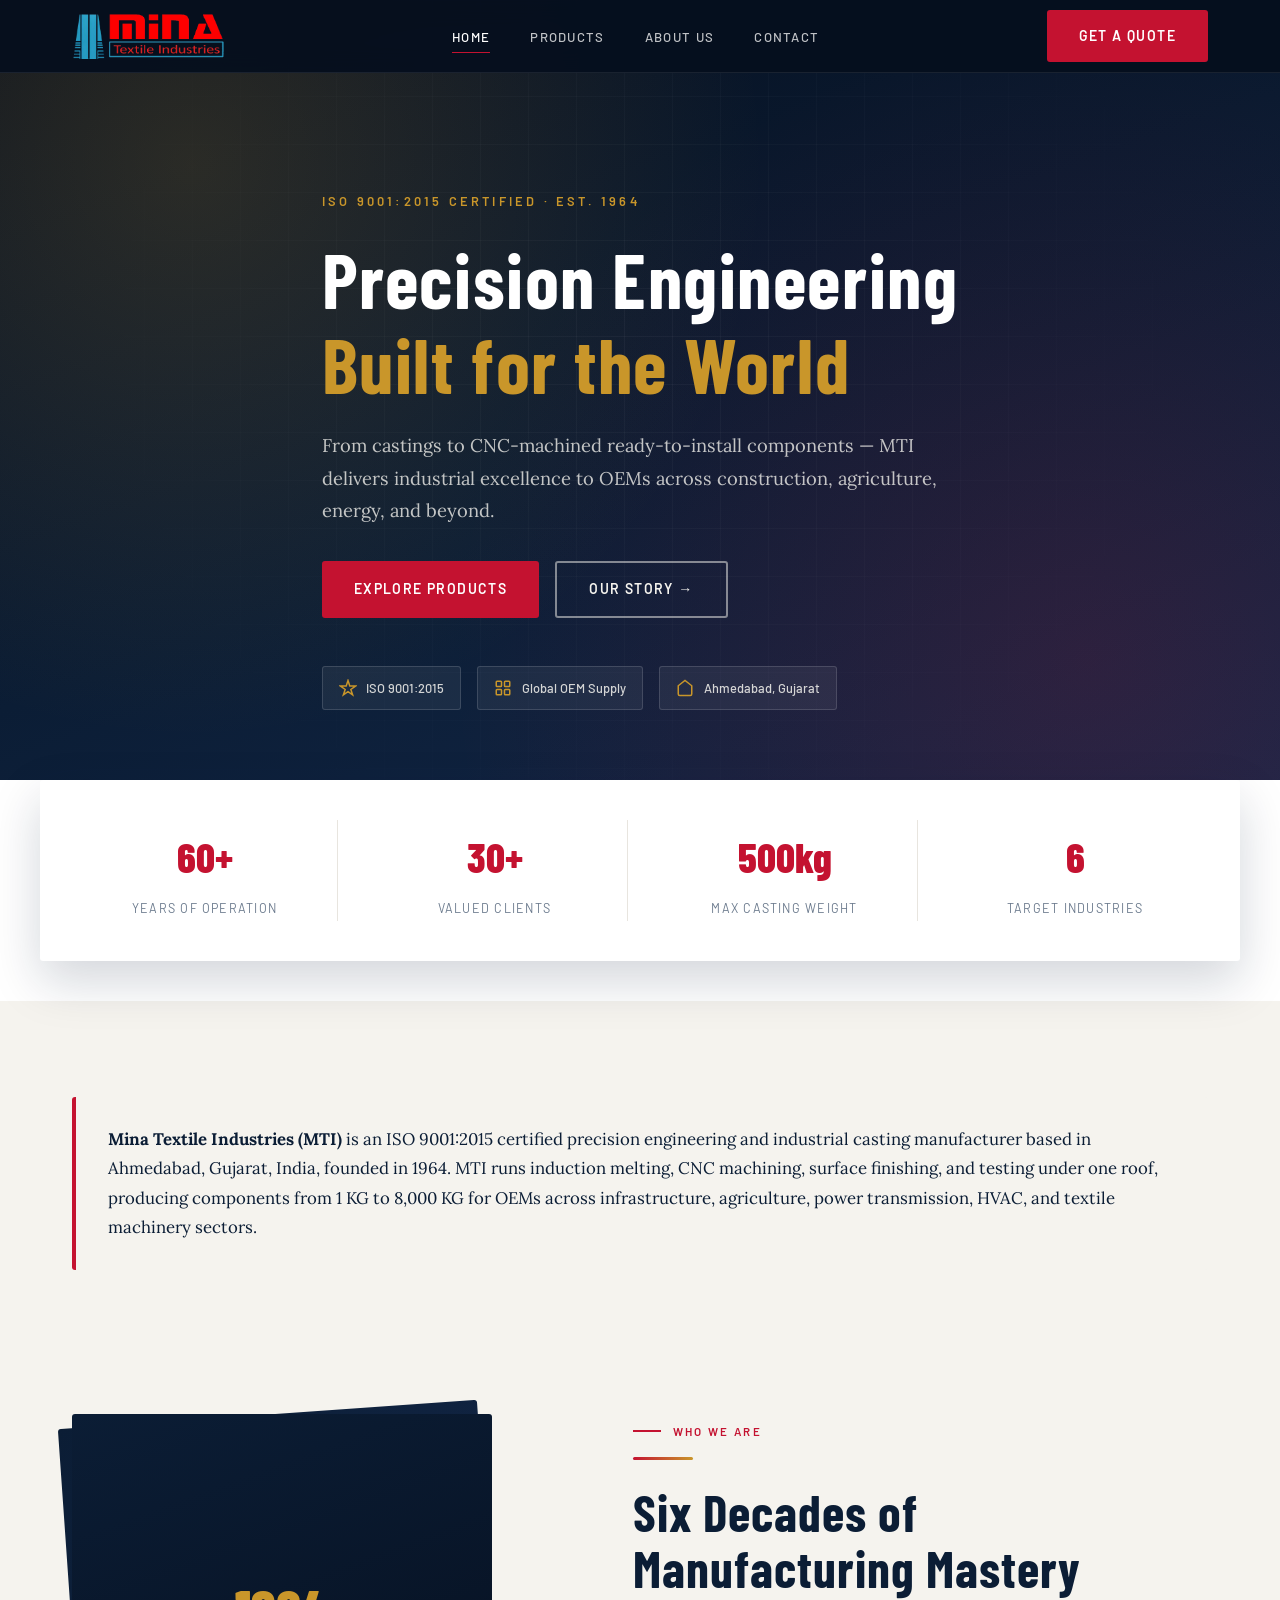
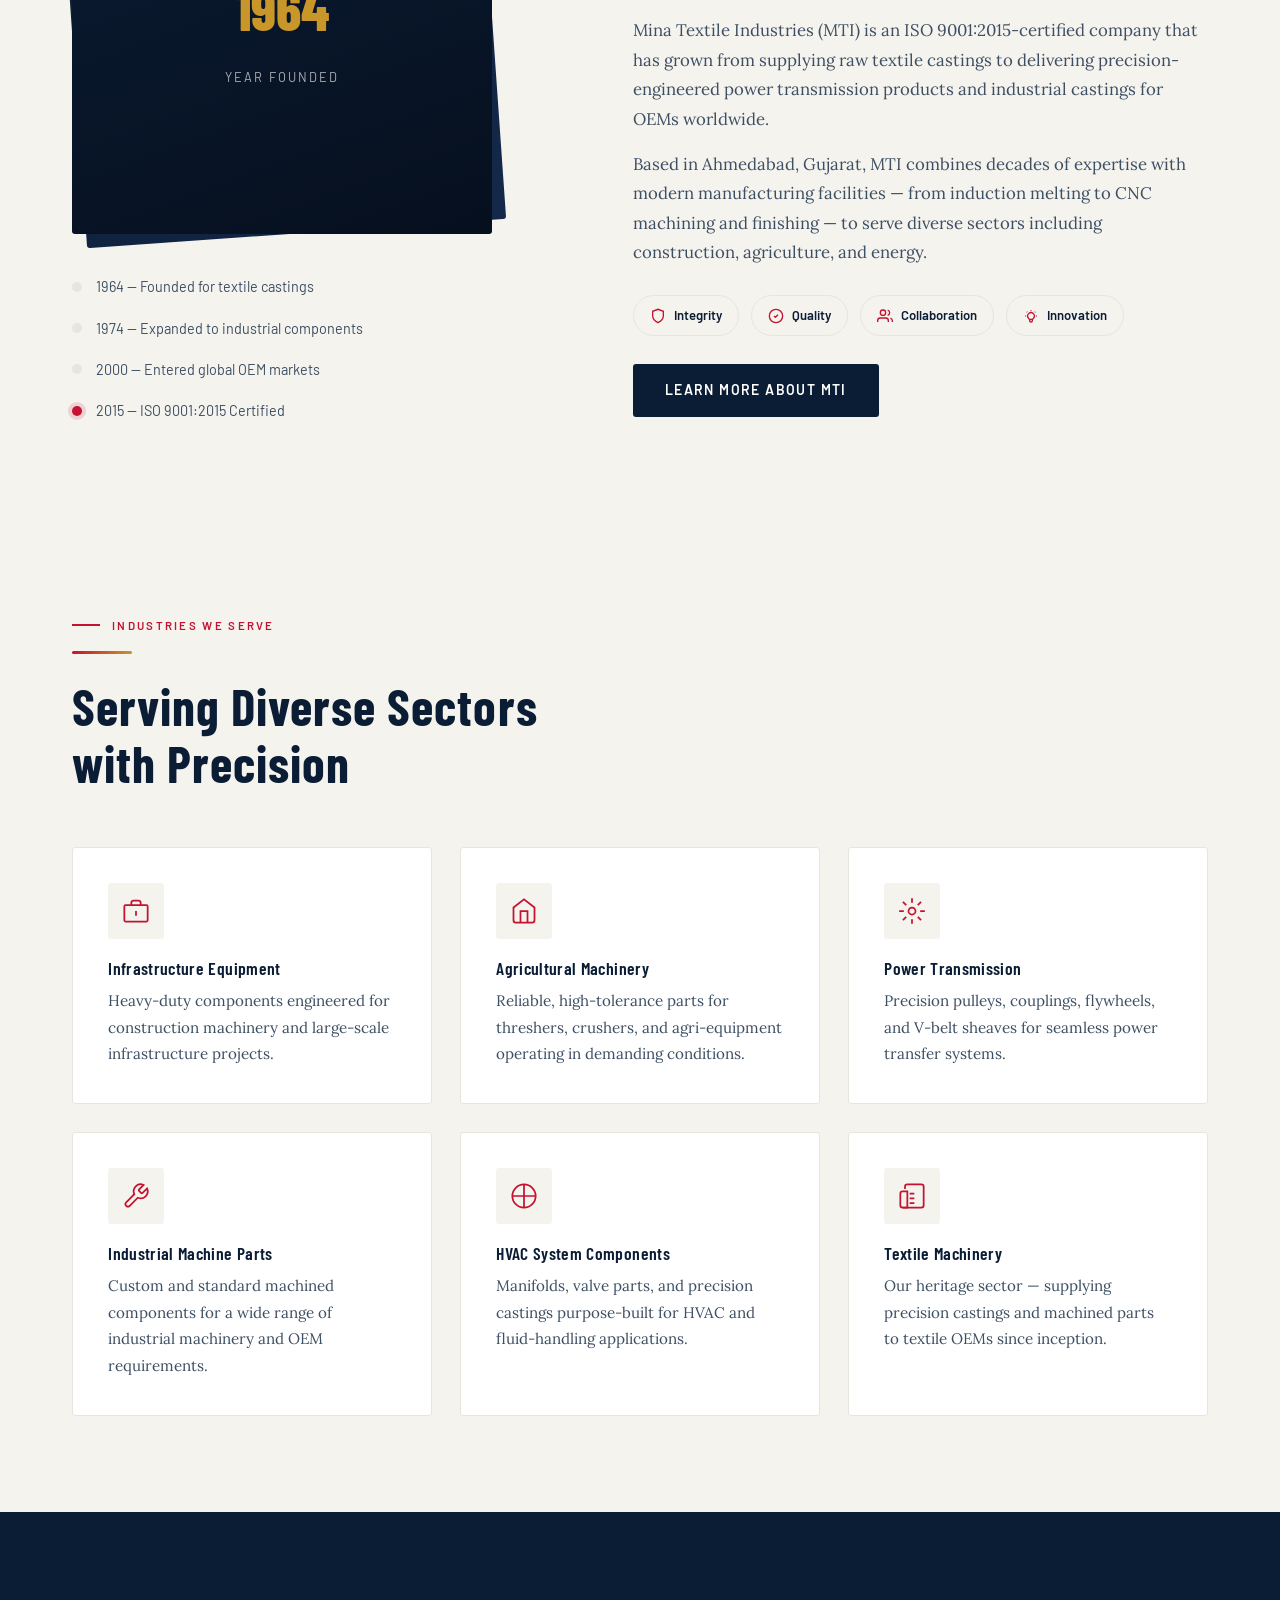
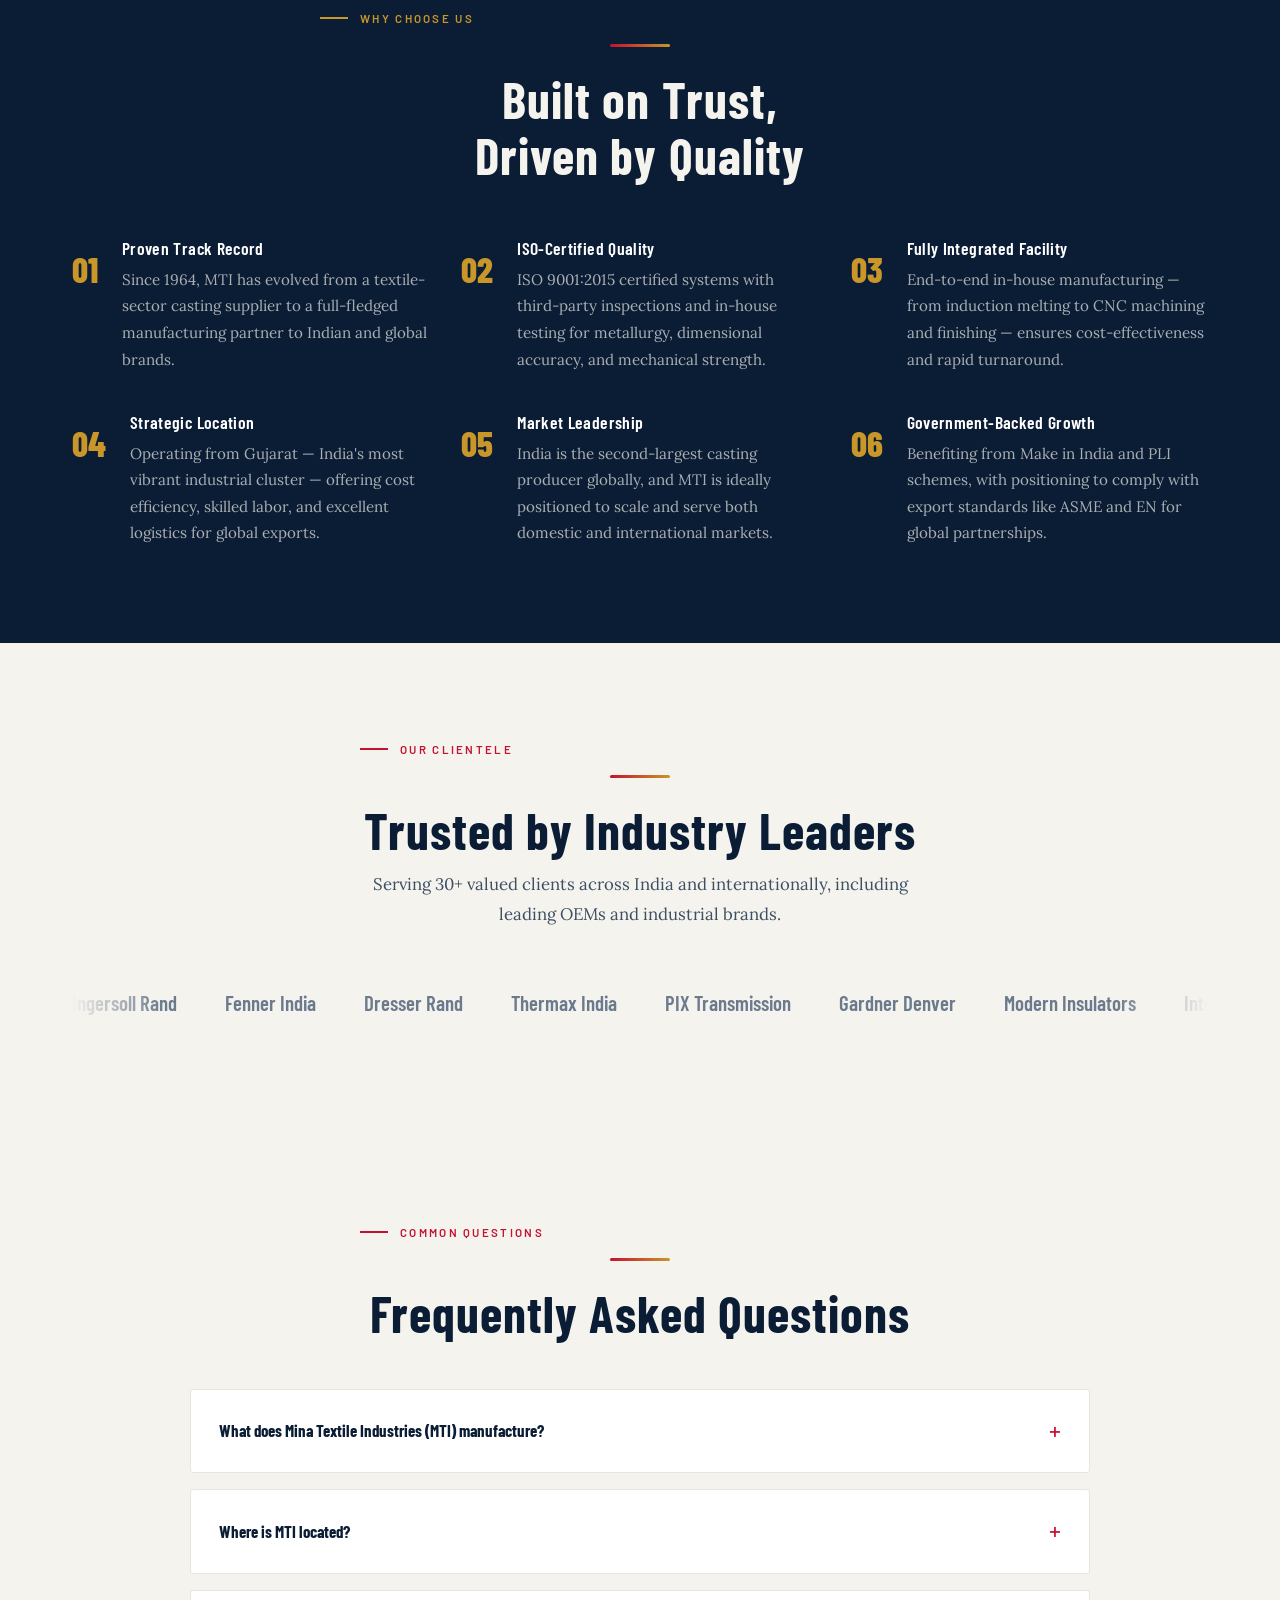
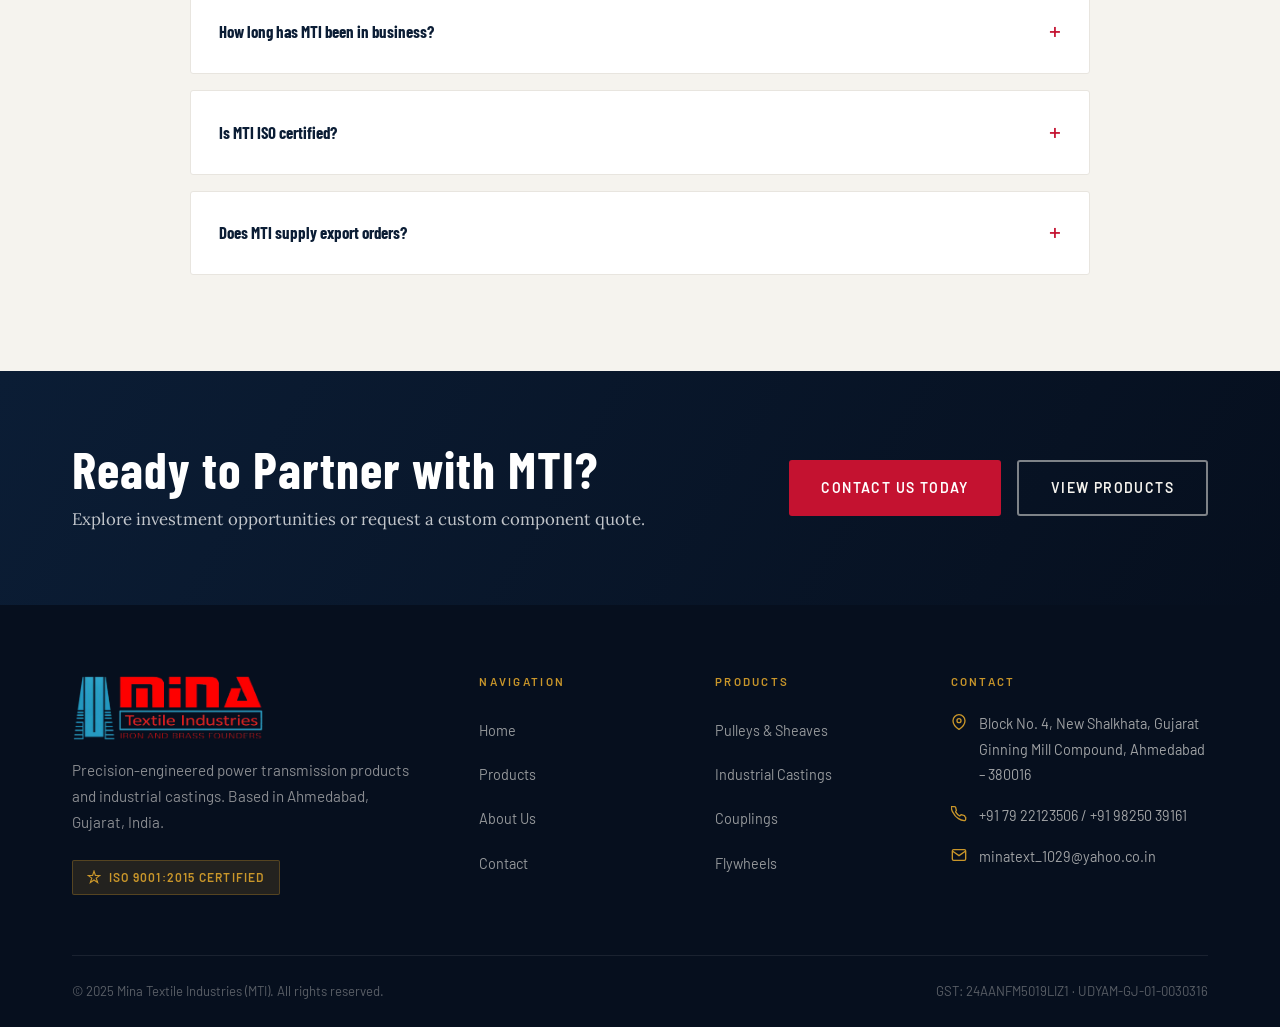
<file: index.html>
<!DOCTYPE html>
<html lang="en">
<head>
  <meta charset="UTF-8" />
  <meta name="viewport" content="width=device-width, initial-scale=1.0" />
  <title>Mina Textile Industries (MTI) | Precision Castings & Machining, Ahmedabad</title>
  <meta name="description" content="ISO 9001:2015 certified manufacturer of precision castings, pulleys, couplings, and CNC-machined industrial components in Ahmedabad, Gujarat. Serving OEMs since 1964 with in-house foundry-to-finish manufacturing." />
  <link rel="canonical" href="https://minatextile.dpdns.org/" />
  <meta name="robots" content="index, follow, max-image-preview:large" />
  <meta name="keywords" content="precision castings India, industrial casting manufacturer Ahmedabad, CNC machining Gujarat, pulley manufacturer India, coupling manufacturer, OEM casting supplier, ISO 9001 foundry Gujarat, power transmission products manufacturer" />
  <meta name="author" content="Mina Textile Industries" />
  <meta name="geo.region" content="IN-GJ" />
  <meta name="geo.placename" content="Ahmedabad" />
  <meta property="og:type" content="website" />
  <meta property="og:site_name" content="Mina Textile Industries" />
  <meta property="og:title" content="Mina Textile Industries (MTI) | Precision Castings & Machining Since 1964" />
  <meta property="og:description" content="ISO 9001:2015 certified foundry and CNC machining partner in Ahmedabad, Gujarat, serving OEMs across India and export markets." />
  <meta property="og:url" content="https://minatextile.dpdns.org/" />
  <meta property="og:image" content="https://minatextile.dpdns.org/mina-logo-full.png" />
  <meta property="og:locale" content="en_IN" />
  <meta name="twitter:card" content="summary" />
  <meta name="twitter:title" content="Mina Textile Industries (MTI) | Precision Castings & Machining Since 1964" />
  <meta name="twitter:description" content="ISO 9001:2015 certified foundry and CNC machining partner in Ahmedabad, Gujarat, serving OEMs since 1964." />
  <link rel="stylesheet" href="styles.css" />

  <!-- JSON-LD: Organization (GEO/AEO entity grounding, reused site-wide) -->
  <script type="application/ld+json">
  {
    "@context": "https://schema.org",
    "@type": "Manufacturer",
    "@id": "https://minatextile.dpdns.org/#organization",
    "name": "Mina Textile Industries",
    "alternateName": "MTI",
    "url": "https://minatextile.dpdns.org/",
    "logo": "https://minatextile.dpdns.org/mina-logo-full.png",
    "foundingDate": "1964",
    "description": "ISO 9001:2015 certified precision engineering and industrial manufacturing company established in 1964, producing castings, power transmission components, pulleys, couplings, manifolds and customized machine parts for OEMs.",
    "slogan": "Precision Engineering Built for the World",
    "address": {
      "@type": "PostalAddress",
      "streetAddress": "Block No. 4, New Shalkhata, Gujarat Ginning Mill Compound, Outside Premdarwaja",
      "addressLocality": "Ahmedabad",
      "addressRegion": "Gujarat",
      "postalCode": "380016",
      "addressCountry": "IN"
    },
    "geo": { "@type": "GeoCoordinates", "latitude": 23.0301, "longitude": 72.5859 },
    "telephone": "+91-79-22123506",
    "email": "minatext_1029@yahoo.co.in",
    "founder": [
      { "@type": "Person", "name": "Atul V. Salot", "jobTitle": "Chairman" },
      { "@type": "Person", "name": "Milan V. Salot", "jobTitle": "Vice Chairman" }
    ],
    "hasCredential": { "@type": "EducationalOccupationalCredential", "credentialCategory": "ISO 9001:2015 Certification" },
    "areaServed": ["India", "Global export markets"],
    "numberOfEmployees": { "@type": "QuantitativeValue", "description": "60+ years of continuous manufacturing operations" }
  }
  </script>
  <script type="application/ld+json">
  {
    "@context": "https://schema.org",
    "@type": "WebSite",
    "url": "https://minatextile.dpdns.org/",
    "name": "Mina Textile Industries",
    "publisher": { "@id": "https://minatextile.dpdns.org/#organization" }
  }
  </script>
  <!-- JSON-LD: FAQPage (Answer Engine Optimization) -->
  <script type="application/ld+json">
  {
    "@context": "https://schema.org",
    "@type": "FAQPage",
    "mainEntity": [
      {
        "@type": "Question",
        "name": "What does Mina Textile Industries (MTI) manufacture?",
        "acceptedAnswer": { "@type": "Answer", "text": "MTI manufactures precision-engineered industrial castings, power transmission components (pulleys, couplings, flywheels), manifolds, valve parts, and fully machined, ready-to-install parts for OEMs, ranging from 1 KG to 8,000 KG per piece." }
      },
      {
        "@type": "Question",
        "name": "Where is MTI located?",
        "acceptedAnswer": { "@type": "Answer", "text": "MTI's manufacturing facility is located at Block No. 4, New Shalkhata, Gujarat Ginning Mill Compound, Outside Premdarwaja, Ahmedabad - 380016, Gujarat, India, within Gujarat's industrial casting cluster." }
      },
      {
        "@type": "Question",
        "name": "How long has MTI been in business?",
        "acceptedAnswer": { "@type": "Answer", "text": "MTI was founded in 1964 and has over 60 years of continuous experience in foundry operations and precision engineering, supplying OEMs such as Ingersoll Rand, Fenner India, Dresser Rand, and Gardner Denver." }
      },
      {
        "@type": "Question",
        "name": "Is MTI ISO certified?",
        "acceptedAnswer": { "@type": "Answer", "text": "Yes. MTI holds ISO 9001:2015 certification for its quality management systems, backed by in-house metallurgical, dimensional, and mechanical testing plus third-party inspection access." }
      }
    ]
  }
  </script>
</head>
<body>
<a class="skip-link" href="#main">Skip to main content</a>

  <!-- NAVBAR -->
  <nav class="navbar" role="navigation" aria-label="Main">
    <div class="navbar__inner">
      <a href="index.html" class="navbar__logo">
        <img src="mina-logo-compact.png" alt="Mina Textile Industries (MTI) logo" class="navbar__logo-img" width="910" height="274" />
      </a>
      <ul class="navbar__nav">
        <li><a href="index.html" class="active" aria-current="page">Home</a></li>
        <li><a href="products.html">Products</a></li>
        <li><a href="about.html">About Us</a></li>
        <li><a href="contact.html">Contact</a></li>
      </ul>
      <div class="navbar__cta">
        <a href="contact.html" class="btn btn-primary">Get a Quote</a>
        <button class="hamburger" aria-label="Open menu" aria-expanded="false">
          <span></span><span></span><span></span>
        </button>
      </div>
    </div>
  </nav>

  <!-- HERO -->
  <section class="hero" id="main">
    <div class="hero__bg"></div>
    <div class="hero__overlay"></div>
    <div class="container hero__content">
      <p class="hero__eyebrow">ISO 9001:2015 Certified · Est. 1964</p>
      <h1 class="hero__title">Precision Engineering<br /><em>Built for the World</em></h1>
      <p class="hero__sub">
        From castings to CNC-machined ready-to-install components — MTI delivers
        industrial excellence to OEMs across construction, agriculture, energy, and beyond.
      </p>
      <div class="hero__actions">
        <a href="products.html" class="btn btn-primary">Explore Products</a>
        <a href="about.html" class="btn btn-outline">Our Story →</a>
      </div>
      <div class="hero__badges">
        <div class="hero__badge">
          <svg width="18" height="18" viewBox="0 0 24 24" fill="none" stroke="currentColor" stroke-width="2"><path d="M12 2l2.4 7.4H22l-6.2 4.5 2.4 7.4L12 17l-6.2 4.3 2.4-7.4L2 9.4h7.6z"/></svg>
          ISO 9001:2015
        </div>
        <div class="hero__badge">
          <svg width="18" height="18" viewBox="0 0 24 24" fill="none" stroke="currentColor" stroke-width="2"><rect x="3" y="3" width="7" height="7" rx="1"/><rect x="14" y="3" width="7" height="7" rx="1"/><rect x="3" y="14" width="7" height="7" rx="1"/><rect x="14" y="14" width="7" height="7" rx="1"/></svg>
          Global OEM Supply
        </div>
        <div class="hero__badge">
          <svg width="18" height="18" viewBox="0 0 24 24" fill="none" stroke="currentColor" stroke-width="2"><path d="M3 9l9-7 9 7v11a2 2 0 01-2 2H5a2 2 0 01-2-2z"/></svg>
          Ahmedabad, Gujarat
        </div>
      </div>
    </div>
  </section>

  <!-- STATS -->
  <section class="stats-band">
    <div class="container stats-band__grid">
      <div class="stat-card fade-up">
        <span class="stat-card__num"><span data-target="60">0</span>+</span>
        <span class="stat-card__label">Years of Operation</span>
      </div>
      <div class="stat-card fade-up">
        <span class="stat-card__num"><span data-target="30">0</span>+</span>
        <span class="stat-card__label">Valued Clients</span>
      </div>
      <div class="stat-card fade-up">
        <span class="stat-card__num"><span data-target="500">0</span>kg</span>
        <span class="stat-card__label">Max Casting Weight</span>
      </div>
      <div class="stat-card fade-up">
        <span class="stat-card__num"><span data-target="6">0</span></span>
        <span class="stat-card__label">Target Industries</span>
      </div>
    </div>
  </section>

  <!-- DIRECT ANSWER (GEO) -->
  <section class="section" style="padding-bottom: 0;">
    <div class="container">
      <div class="answer-box fade-up">
        <p><strong>Mina Textile Industries (MTI)</strong> is an ISO 9001:2015 certified precision engineering and industrial casting manufacturer based in Ahmedabad, Gujarat, India, founded in 1964. MTI runs induction melting, CNC machining, surface finishing, and testing under one roof, producing components from 1 KG to 8,000 KG for OEMs across infrastructure, agriculture, power transmission, HVAC, and textile machinery sectors.</p>
      </div>
    </div>
  </section>

  <!-- ABOUT SNAPSHOT -->
  <section class="section about-snap">
    <div class="container about-snap__grid">
      <div class="about-snap__visual fade-up">
        <div class="about-snap__img-wrap">
          <div class="about-snap__geo geo1"></div>
          <div class="about-snap__geo geo2"></div>
          <div class="about-snap__inner-card">
            <p class="inner-card__year">1964</p>
            <p class="inner-card__label">Year Founded</p>
          </div>
        </div>
        <div class="about-snap__timeline">
          <div class="tl-item"><span class="tl-dot"></span><span class="tl-text">1964 — Founded for textile castings</span></div>
          <div class="tl-item"><span class="tl-dot"></span><span class="tl-text">1974 — Expanded to industrial components</span></div>
          <div class="tl-item"><span class="tl-dot"></span><span class="tl-text">2000 — Entered global OEM markets</span></div>
          <div class="tl-item"><span class="tl-dot active"></span><span class="tl-text">2015 — ISO 9001:2015 Certified</span></div>
        </div>
      </div>
      <div class="about-snap__text fade-up">
        <span class="section-label">Who We Are</span>
        <div class="amber-bar"></div>
        <h2>Six Decades of<br />Manufacturing Mastery</h2>
        <p style="margin:1.25rem 0 1rem;">
          Mina Textile Industries (MTI) is an ISO 9001:2015-certified company that has grown
          from supplying raw textile castings to delivering precision-engineered power
          transmission products and industrial castings for OEMs worldwide.
        </p>
        <p>
          Based in Ahmedabad, Gujarat, MTI combines decades of expertise with modern
          manufacturing facilities — from induction melting to CNC machining and finishing —
          to serve diverse sectors including construction, agriculture, and energy.
        </p>
        <div class="about-snap__values">
          <div class="value-chip">
            <svg width="16" height="16" viewBox="0 0 24 24" fill="none" stroke="currentColor" stroke-width="2"><path d="M12 22s8-4 8-10V5l-8-3-8 3v7c0 6 8 10 8 10z"/></svg>
            Integrity
          </div>
          <div class="value-chip">
            <svg width="16" height="16" viewBox="0 0 24 24" fill="none" stroke="currentColor" stroke-width="2"><circle cx="12" cy="12" r="10"/><path d="M9 12l2 2 4-4"/></svg>
            Quality
          </div>
          <div class="value-chip">
            <svg width="16" height="16" viewBox="0 0 24 24" fill="none" stroke="currentColor" stroke-width="2"><path d="M17 21v-2a4 4 0 00-4-4H5a4 4 0 00-4 4v2"/><circle cx="9" cy="7" r="4"/><path d="M23 21v-2a4 4 0 00-3-3.87m-4-12a4 4 0 010 7.75"/></svg>
            Collaboration
          </div>
          <div class="value-chip">
            <svg width="16" height="16" viewBox="0 0 24 24" fill="none" stroke="currentColor" stroke-width="2"><path d="M9.663 17h4.673M12 3v1m6.364 1.636l-.707.707M21 12h-1M4 12H3m3.343-5.657l-.707-.707m2.828 9.9a5 5 0 117.072 0l-.548.547A3.374 3.374 0 0014 18.469V19a2 2 0 11-4 0v-.531c0-.895-.356-1.754-.988-2.386l-.548-.547z"/></svg>
            Innovation
          </div>
        </div>
        <a href="about.html" class="btn btn-navy" style="margin-top:1.75rem;">Learn More About MTI</a>
      </div>
    </div>
  </section>

  <!-- TARGET MARKETS -->
  <section class="section section--gray markets">
    <div class="container">
      <div class="section-header fade-up">
        <span class="section-label">Industries We Serve</span>
        <div class="amber-bar"></div>
        <h2>Serving Diverse Sectors<br />with Precision</h2>
      </div>
      <div class="markets__grid">
        <div class="market-card fade-up">
          <div class="market-card__icon">
            <svg width="28" height="28" viewBox="0 0 24 24" fill="none" stroke="currentColor" stroke-width="1.5"><rect x="2" y="7" width="20" height="14" rx="1"/><path d="M16 7V5a2 2 0 00-2-2h-4a2 2 0 00-2 2v2"/><line x1="12" y1="12" x2="12" y2="16"/></svg>
          </div>
          <h4>Infrastructure Equipment</h4>
          <p>Heavy-duty components engineered for construction machinery and large-scale infrastructure projects.</p>
        </div>
        <div class="market-card fade-up">
          <div class="market-card__icon">
            <svg width="28" height="28" viewBox="0 0 24 24" fill="none" stroke="currentColor" stroke-width="1.5"><path d="M3 9l9-7 9 7v11a2 2 0 01-2 2H5a2 2 0 01-2-2z"/><path d="M9 22V12h6v10"/></svg>
          </div>
          <h4>Agricultural Machinery</h4>
          <p>Reliable, high-tolerance parts for threshers, crushers, and agri-equipment operating in demanding conditions.</p>
        </div>
        <div class="market-card fade-up">
          <div class="market-card__icon">
            <svg width="28" height="28" viewBox="0 0 24 24" fill="none" stroke="currentColor" stroke-width="1.5"><circle cx="12" cy="12" r="3"/><path d="M12 1v4M12 19v4M4.22 4.22l2.83 2.83M16.95 16.95l2.83 2.83M1 12h4M19 12h4M4.22 19.78l2.83-2.83M16.95 7.05l2.83-2.83"/></svg>
          </div>
          <h4>Power Transmission</h4>
          <p>Precision pulleys, couplings, flywheels, and V-belt sheaves for seamless power transfer systems.</p>
        </div>
        <div class="market-card fade-up">
          <div class="market-card__icon">
            <svg width="28" height="28" viewBox="0 0 24 24" fill="none" stroke="currentColor" stroke-width="1.5"><path d="M14.7 6.3a1 1 0 000 1.4l1.6 1.6a1 1 0 001.4 0l3.77-3.77a6 6 0 01-7.94 7.94l-6.91 6.91a2.12 2.12 0 01-3-3l6.91-6.91a6 6 0 017.94-7.94l-3.76 3.76z"/></svg>
          </div>
          <h4>Industrial Machine Parts</h4>
          <p>Custom and standard machined components for a wide range of industrial machinery and OEM requirements.</p>
        </div>
        <div class="market-card fade-up">
          <div class="market-card__icon">
            <svg width="28" height="28" viewBox="0 0 24 24" fill="none" stroke="currentColor" stroke-width="1.5"><path d="M2 12h20M2 12c0 5.5 4.5 10 10 10s10-4.5 10-10M2 12C2 6.5 6.5 2 12 2s10 4.5 10 10"/><path d="M12 2v20"/></svg>
          </div>
          <h4>HVAC System Components</h4>
          <p>Manifolds, valve parts, and precision castings purpose-built for HVAC and fluid-handling applications.</p>
        </div>
        <div class="market-card fade-up">
          <div class="market-card__icon">
            <svg width="28" height="28" viewBox="0 0 24 24" fill="none" stroke="currentColor" stroke-width="1.5"><path d="M4 22h16a2 2 0 002-2V4a2 2 0 00-2-2H8a2 2 0 00-2 2v2"/><path d="M4 22a2 2 0 01-2-2V10c0-1.1.9-2 2-2h4v14H4z"/><path d="M10 14h4M10 18h4M10 10h4"/></svg>
          </div>
          <h4>Textile Machinery</h4>
          <p>Our heritage sector — supplying precision castings and machined parts to textile OEMs since inception.</p>
        </div>
      </div>
    </div>
  </section>

  <!-- WHY MTI -->
  <section class="section why-mti section--dark">
    <div class="container">
      <div class="section-header fade-up" style="text-align:center;max-width:640px;margin:0 auto 3.5rem;">
        <span class="section-label">Why Choose Us</span>
        <div class="amber-bar" style="margin:0 auto 1.5rem;"></div>
        <h2>Built on Trust,<br />Driven by Quality</h2>
      </div>
      <div class="why-grid">
        <div class="why-item fade-up">
          <div class="why-item__num">01</div>
          <div>
            <h4>Proven Track Record</h4>
            <p>Since 1964, MTI has evolved from a textile-sector casting supplier to a full-fledged manufacturing partner to Indian and global brands.</p>
          </div>
        </div>
        <div class="why-item fade-up">
          <div class="why-item__num">02</div>
          <div>
            <h4>ISO-Certified Quality</h4>
            <p>ISO 9001:2015 certified systems with third-party inspections and in-house testing for metallurgy, dimensional accuracy, and mechanical strength.</p>
          </div>
        </div>
        <div class="why-item fade-up">
          <div class="why-item__num">03</div>
          <div>
            <h4>Fully Integrated Facility</h4>
            <p>End-to-end in-house manufacturing — from induction melting to CNC machining and finishing — ensures cost-effectiveness and rapid turnaround.</p>
          </div>
        </div>
        <div class="why-item fade-up">
          <div class="why-item__num">04</div>
          <div>
            <h4>Strategic Location</h4>
            <p>Operating from Gujarat — India's most vibrant industrial cluster — offering cost efficiency, skilled labor, and excellent logistics for global exports.</p>
          </div>
        </div>
        <div class="why-item fade-up">
          <div class="why-item__num">05</div>
          <div>
            <h4>Market Leadership</h4>
            <p>India is the second-largest casting producer globally, and MTI is ideally positioned to scale and serve both domestic and international markets.</p>
          </div>
        </div>
        <div class="why-item fade-up">
          <div class="why-item__num">06</div>
          <div>
            <h4>Government-Backed Growth</h4>
            <p>Benefiting from Make in India and PLI schemes, with positioning to comply with export standards like ASME and EN for global partnerships.</p>
          </div>
        </div>
      </div>
    </div>
  </section>

  <!-- KEY CLIENTS -->
  <section class="section clients">
    <div class="container">
      <div class="section-header fade-up" style="text-align:center;max-width:560px;margin:0 auto 3rem;">
        <span class="section-label">Our Clientele</span>
        <div class="amber-bar" style="margin:0 auto 1.5rem;"></div>
        <h2>Trusted by Industry Leaders</h2>
        <p style="margin-top:.75rem;">Serving 30+ valued clients across India and internationally, including leading OEMs and industrial brands.</p>
      </div>
      <div class="clients__marquee-wrap">
        <div class="clients__marquee">
          <div class="clients__track">
            <span>Ingersoll Rand</span><span>Fenner India</span><span>Dresser Rand</span>
            <span>Thermax India</span><span>PIX Transmission</span><span>Gardner Denver</span>
            <span>Modern Insulators</span><span>International Combustion</span>
            <span>McNally Sayaji Engineering</span><span>Amman Apollo India</span>
            <span>Kemtron Technologies</span><span>Solitaire Machine Tools</span>
            <!-- duplicate for seamless loop -->
            <span>Ingersoll Rand</span><span>Fenner India</span><span>Dresser Rand</span>
            <span>Thermax India</span><span>PIX Transmission</span><span>Gardner Denver</span>
            <span>Modern Insulators</span><span>International Combustion</span>
            <span>McNally Sayaji Engineering</span><span>Amman Apollo India</span>
            <span>Kemtron Technologies</span><span>Solitaire Machine Tools</span>
          </div>
        </div>
      </div>
    </div>
  </section>

  <!-- FAQ (AEO) -->
  <section class="section section--gray">
    <div class="container">
      <div class="section-header fade-up" style="text-align:center;max-width:560px;margin:0 auto 3rem;">
        <span class="section-label">Common Questions</span>
        <div class="amber-bar" style="margin:0 auto 1.5rem;"></div>
        <h2>Frequently Asked Questions</h2>
      </div>
      <div class="faq-list" style="margin:0 auto;">
        <details class="faq-item">
          <summary>What does Mina Textile Industries (MTI) manufacture?</summary>
          <div class="faq-answer"><p>MTI manufactures precision-engineered industrial castings, power transmission components such as pulleys and couplings, manifolds, valve parts, and fully machined, ready-to-install components for OEMs, in weights from 1 KG to 8,000 KG per piece. See the full <a href="products.html">product range</a>.</p></div>
        </details>
        <details class="faq-item">
          <summary>Where is MTI located?</summary>
          <div class="faq-answer"><p>MTI's manufacturing facility is in Ahmedabad, Gujarat, India — within one of India's largest foundry clusters. Full address and directions are on the <a href="contact.html">Contact page</a>.</p></div>
        </details>
        <details class="faq-item">
          <summary>How long has MTI been in business?</summary>
          <div class="faq-answer"><p>MTI was founded in 1964 and has over 60 years of continuous manufacturing experience, evolving from a textile-sector casting supplier into a diversified industrial component manufacturer.</p></div>
        </details>
        <details class="faq-item">
          <summary>Is MTI ISO certified?</summary>
          <div class="faq-answer"><p>Yes, MTI is ISO 9001:2015 certified and performs in-house metallurgical, dimensional, and mechanical testing, with access to third-party inspection facilities.</p></div>
        </details>
        <details class="faq-item">
          <summary>Does MTI supply export orders?</summary>
          <div class="faq-answer"><p>Yes. MTI manufactures to international standards including ASME and EN, and its Gujarat location provides efficient logistics for export shipments.</p></div>
        </details>
      </div>
    </div>
  </section>

  <!-- CTA BAND -->
  <section class="cta-band">
    <div class="container cta-band__inner fade-up">
      <div>
        <h2 style="color:var(--white);">Ready to Partner with MTI?</h2>
        <p style="color:rgba(255,255,255,.75);margin-top:.5rem;">Explore investment opportunities or request a custom component quote.</p>
      </div>
      <div style="display:flex;gap:1rem;flex-wrap:wrap;">
        <a href="contact.html" class="btn btn-primary">Contact Us Today</a>
        <a href="products.html" class="btn btn-outline">View Products</a>
      </div>
    </div>
  </section>

  <!-- FOOTER -->
  <footer class="footer">
    <div class="container">
      <div class="footer__grid">
        <div class="footer__brand">
          <img src="mina-logo-full.png" alt="Mina Textile Industries (MTI) — precision castings and industrial components manufacturer" class="footer__brand-img" width="851" height="293" />
          <p>Precision-engineered power transmission products and industrial castings. Based in Ahmedabad, Gujarat, India.</p>
          <div class="iso-badge">
            <svg width="14" height="14" viewBox="0 0 24 24" fill="none" stroke="currentColor" stroke-width="2"><path d="M12 2l2.4 7.4H22l-6.2 4.5 2.4 7.4L12 17l-6.2 4.3 2.4-7.4L2 9.4h7.6z"/></svg>
            ISO 9001:2015 Certified
          </div>
        </div>
        <div class="footer__col">
          <h5>Navigation</h5>
          <ul>
            <li><a href="index.html">Home</a></li>
            <li><a href="products.html">Products</a></li>
            <li><a href="about.html">About Us</a></li>
            <li><a href="contact.html">Contact</a></li>
          </ul>
        </div>
        <div class="footer__col">
          <h5>Products</h5>
          <ul>
            <li><a href="products.html">Pulleys & Sheaves</a></li>
            <li><a href="products.html">Industrial Castings</a></li>
            <li><a href="products.html">Couplings</a></li>
            <li><a href="products.html">Flywheels</a></li>
          </ul>
        </div>
        <div class="footer__col">
          <h5>Contact</h5>
          <div class="footer__contact-item">
            <svg width="16" height="16" viewBox="0 0 24 24" fill="none" stroke="currentColor" stroke-width="2"><path d="M21 10c0 7-9 13-9 13s-9-6-9-13a9 9 0 0118 0z"/><circle cx="12" cy="10" r="3"/></svg>
            <span>Block No. 4, New Shalkhata, Gujarat Ginning Mill Compound, Ahmedabad – 380016</span>
          </div>
          <div class="footer__contact-item">
            <svg width="16" height="16" viewBox="0 0 24 24" fill="none" stroke="currentColor" stroke-width="2"><path d="M22 16.92v3a2 2 0 01-2.18 2 19.79 19.79 0 01-8.63-3.07A19.5 19.5 0 013.07 9.81 19.79 19.79 0 01.18 1.26a2 2 0 012-.27h3a2 2 0 012 1.72c.127.96.361 1.903.7 2.81a2 2 0 01-.45 2.11L6.91 8.91a16 16 0 006.09 6.09l1.21-1.21a2 2 0 012.11-.45c.907.339 1.85.573 2.81.7a2 2 0 011.72 2.02z"/></svg>
            <span>+91 79 22123506 / +91 98250 39161</span>
          </div>
          <div class="footer__contact-item">
            <svg width="16" height="16" viewBox="0 0 24 24" fill="none" stroke="currentColor" stroke-width="2"><path d="M4 4h16c1.1 0 2 .9 2 2v12c0 1.1-.9 2-2 2H4c-1.1 0-2-.9-2-2V6c0-1.1.9-2 2-2z"/><polyline points="22,6 12,13 2,6"/></svg>
            <span>minatext_1029@yahoo.co.in</span>
          </div>
        </div>
      </div>
      <div class="footer__bottom">
        <span>© 2025 Mina Textile Industries (MTI). All rights reserved.</span>
        <span>GST: 24AANFM5019LIZ1 · UDYAM-GJ-01-0030316</span>
      </div>
    </div>
  </footer>

  <script src="main.js"></script>
</body>
</html>
</file>
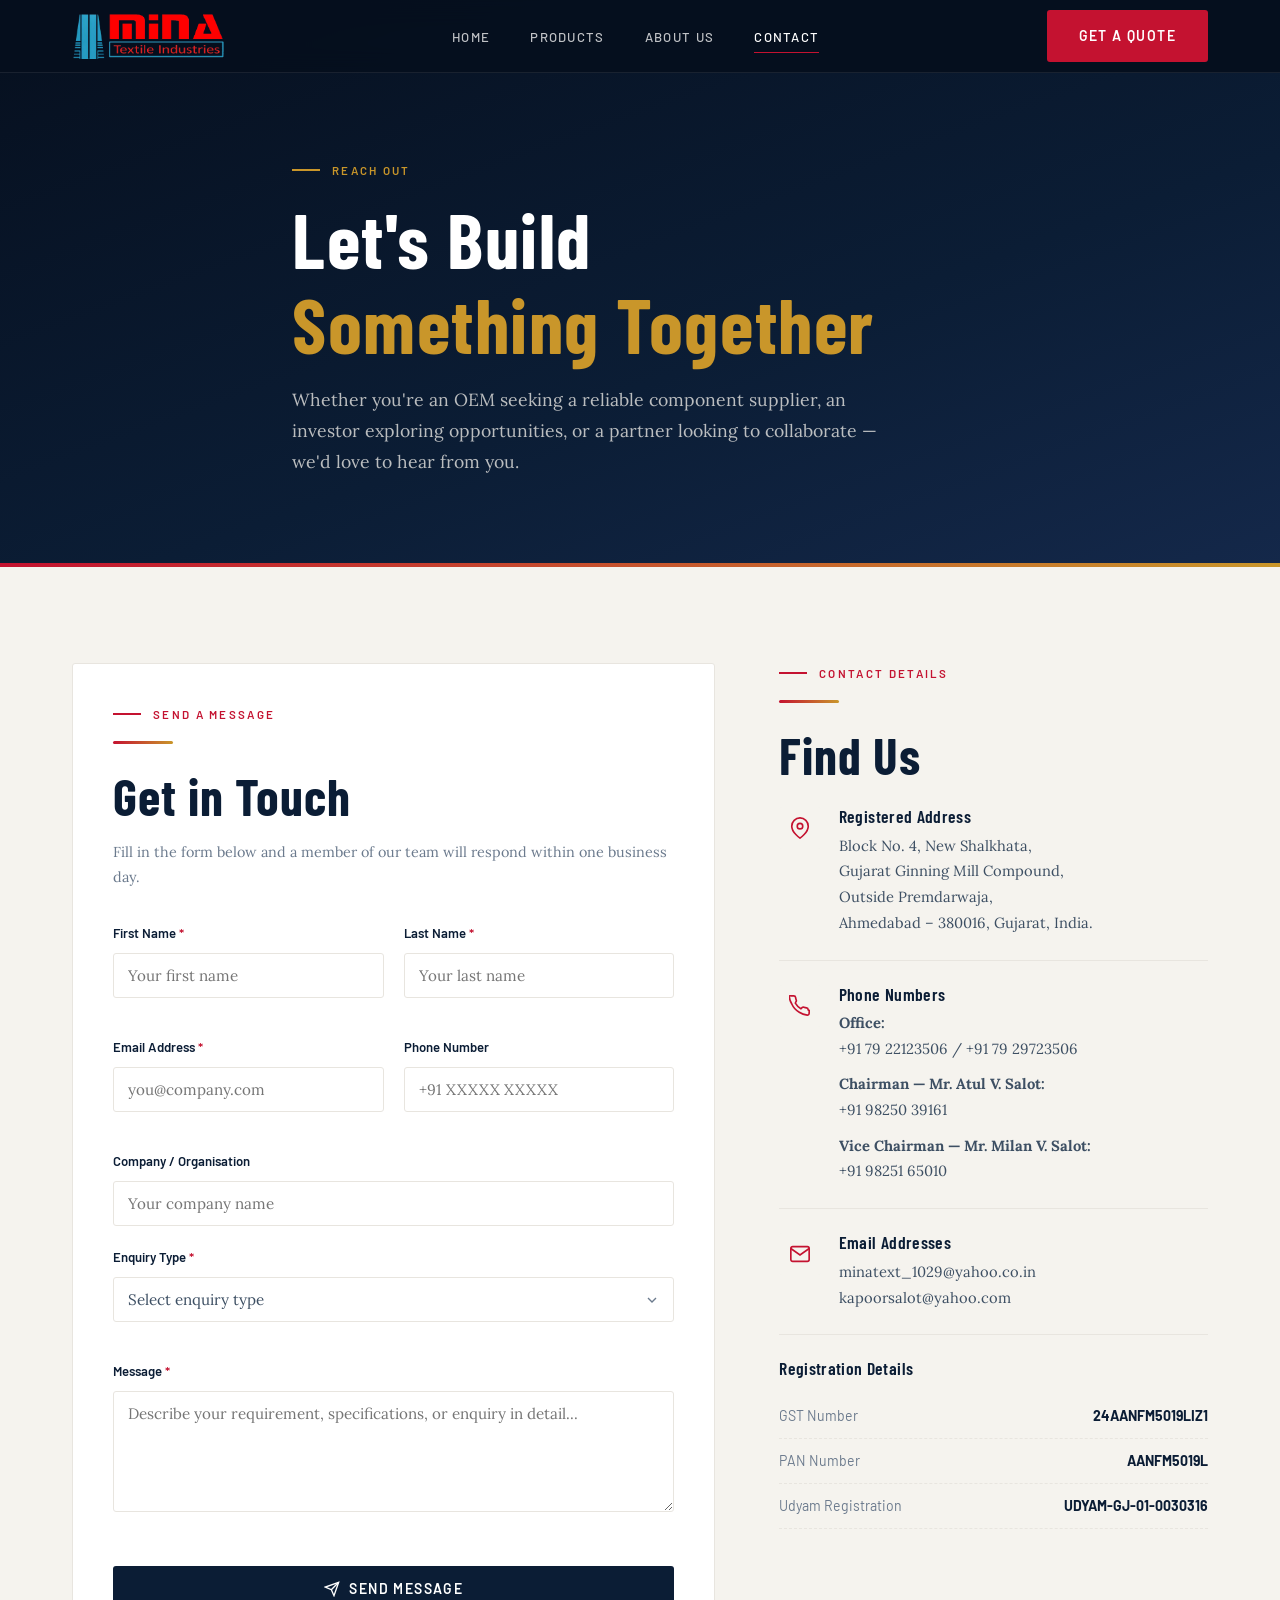
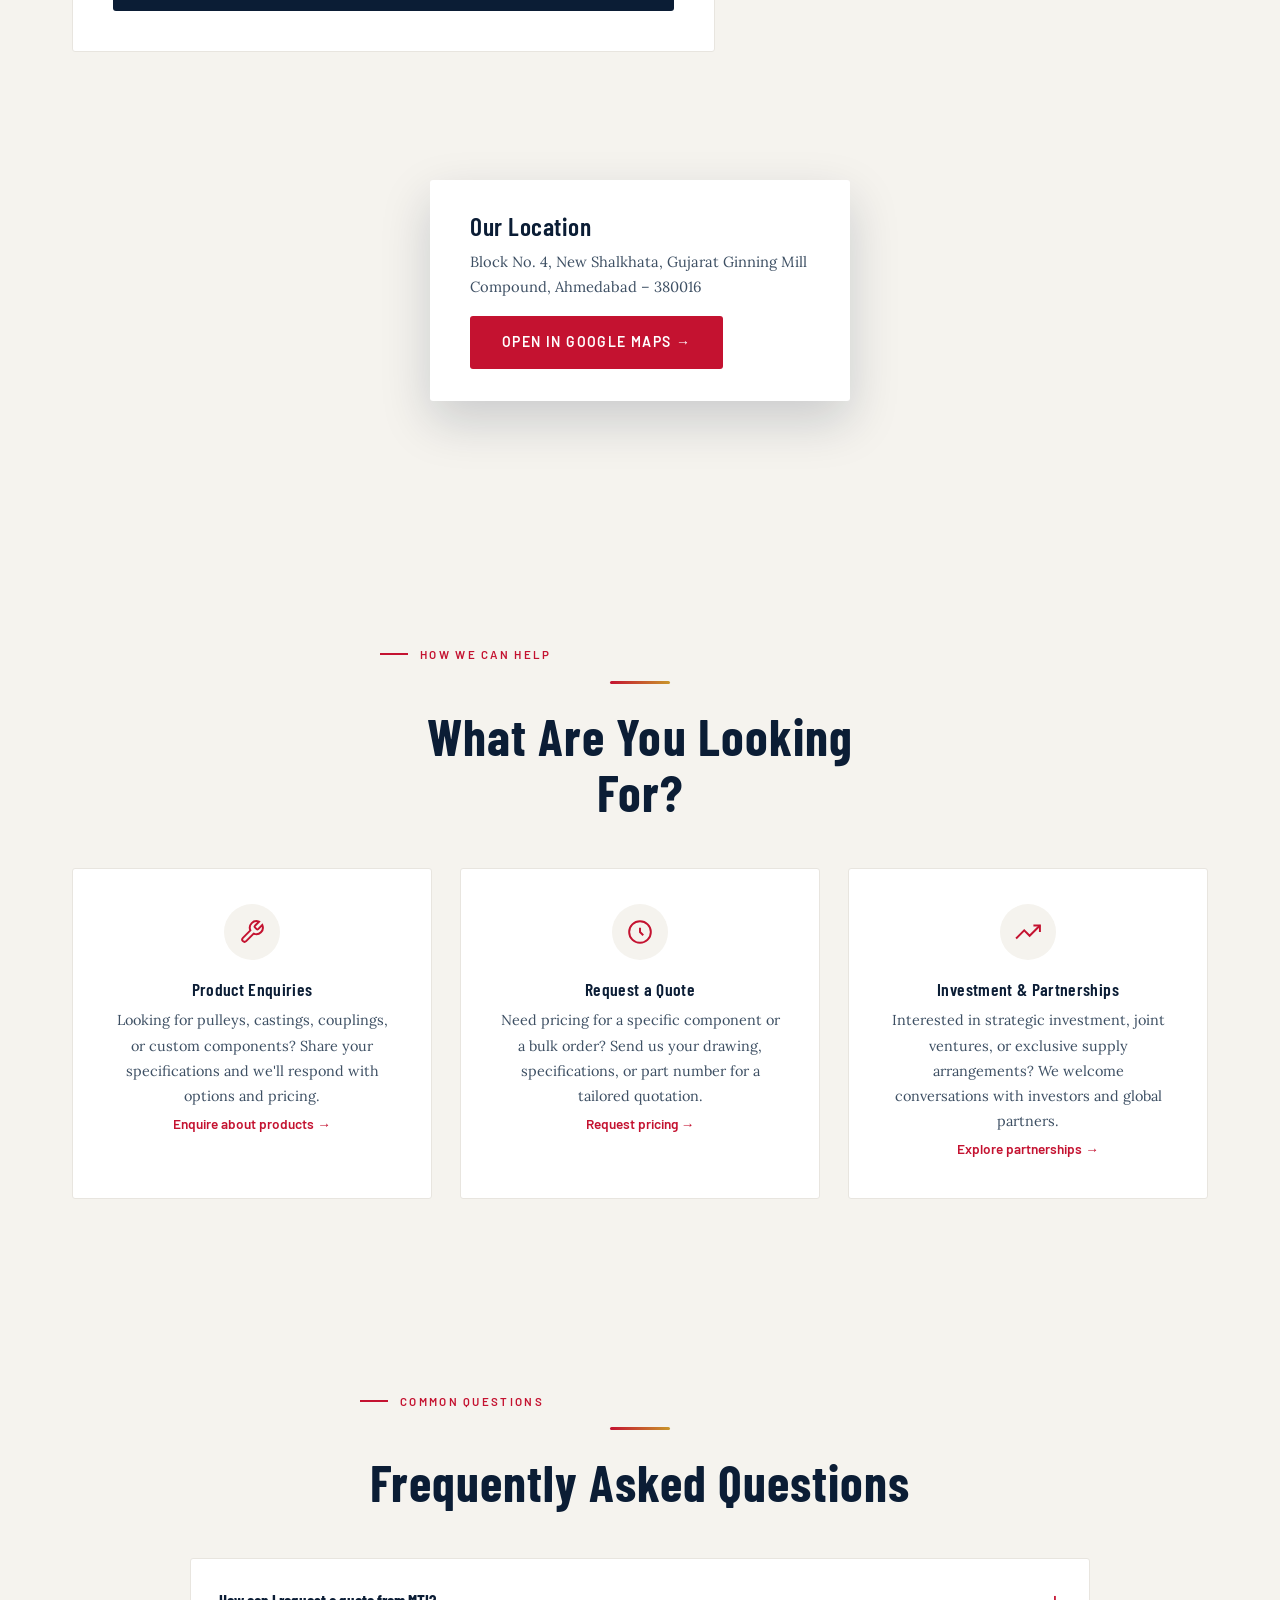
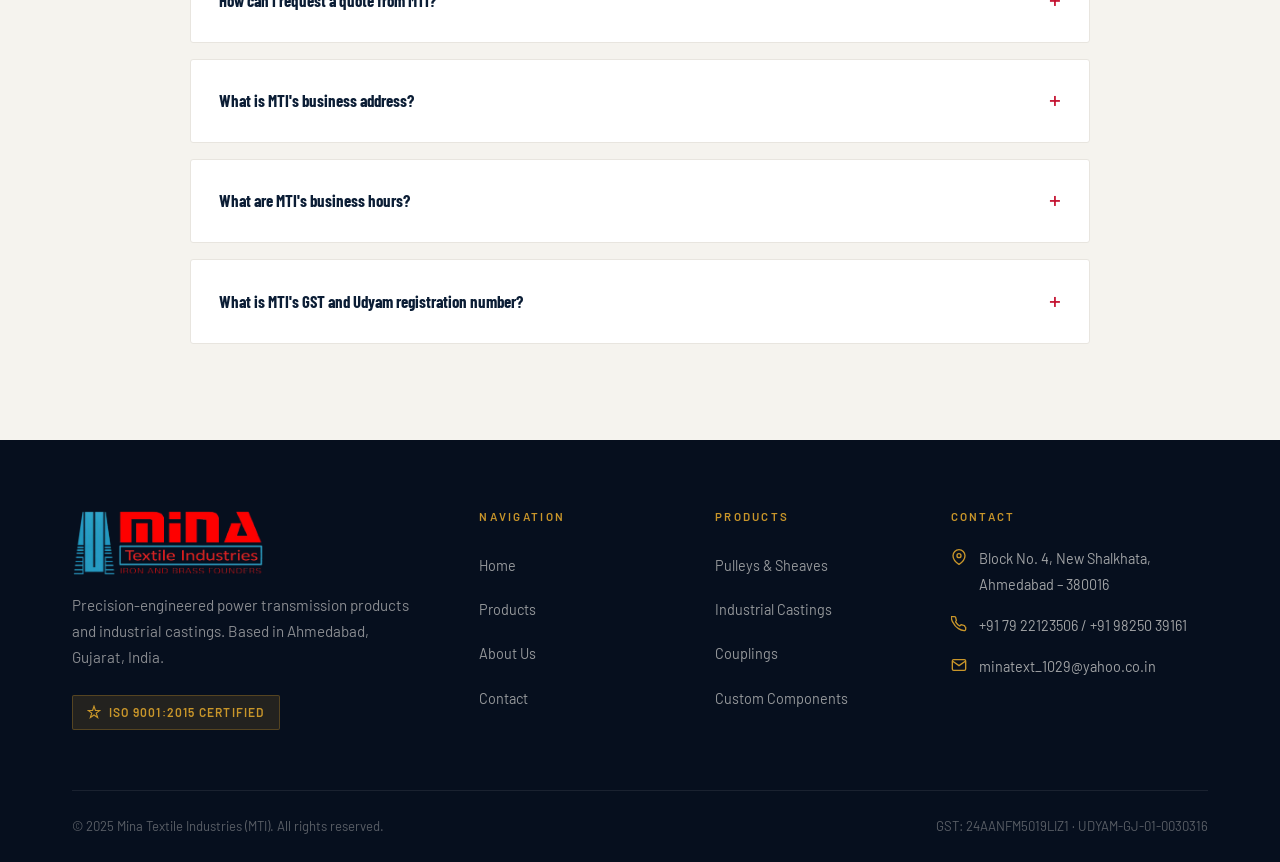
<file: contact.html>
<!DOCTYPE html>
<html lang="en">
<head>
  <meta charset="UTF-8" />
  <meta name="viewport" content="width=device-width, initial-scale=1.0" />
  <title>Contact Mina Textile Industries | Request a Quote, Ahmedabad</title>
  <meta name="description" content="Contact MTI for industrial casting and machining quotes. Office: +91 79 22123506. Located at Block No. 4, New Shalkhata, Gujarat Ginning Mill Compound, Ahmedabad - 380016." />
  <link rel="canonical" href="https://minatextile.dpdns.org/contact.html" />
  <meta name="robots" content="index, follow" />
  <meta name="keywords" content="MTI contact, casting manufacturer Ahmedabad contact, industrial component supplier Gujarat phone number, request casting quote" />
  <meta property="og:type" content="website" />
  <meta property="og:site_name" content="Mina Textile Industries" />
  <meta property="og:title" content="Contact Mina Textile Industries | Request a Quote" />
  <meta property="og:description" content="Reach MTI's team in Ahmedabad, Gujarat for industrial casting and machining inquiries." />
  <meta property="og:url" content="https://minatextile.dpdns.org/contact.html" />
  <meta property="og:image" content="https://minatextile.dpdns.org/mina-logo-full.png" />
  <meta name="twitter:card" content="summary" />
  <link rel="stylesheet" href="styles.css" />

  <script type="application/ld+json">
  {
    "@context": "https://schema.org",
    "@type": "ContactPage",
    "url": "https://minatextile.dpdns.org/contact.html",
    "breadcrumb": {
      "@type": "BreadcrumbList",
      "itemListElement": [
        { "@type": "ListItem", "position": 1, "name": "Home", "item": "https://minatextile.dpdns.org/" },
        { "@type": "ListItem", "position": 2, "name": "Contact", "item": "https://minatextile.dpdns.org/contact.html" }
      ]
    }
  }
  </script>
  <script type="application/ld+json">
  {
    "@context": "https://schema.org",
    "@type": "LocalBusiness",
    "@id": "https://minatextile.dpdns.org/#organization",
    "name": "Mina Textile Industries",
    "image": "https://minatextile.dpdns.org/mina-logo-full.png",
    "url": "https://minatextile.dpdns.org/",
    "telephone": "+91-79-22123506",
    "email": "minatext_1029@yahoo.co.in",
    "priceRange": "$$",
    "address": {
      "@type": "PostalAddress",
      "streetAddress": "Block No. 4, New Shalkhata, Gujarat Ginning Mill Compound, Outside Premdarwaja",
      "addressLocality": "Ahmedabad",
      "addressRegion": "Gujarat",
      "postalCode": "380016",
      "addressCountry": "IN"
    },
    "geo": { "@type": "GeoCoordinates", "latitude": 23.0301, "longitude": 72.5859 },
    "openingHoursSpecification": {
      "@type": "OpeningHoursSpecification",
      "dayOfWeek": ["Monday","Tuesday","Wednesday","Thursday","Friday","Saturday"],
      "opens": "09:30",
      "closes": "18:30"
    },
    "contactPoint": [
      { "@type": "ContactPoint", "telephone": "+91-79-22123506", "contactType": "sales", "areaServed": "IN", "availableLanguage": ["en", "hi", "gu"] },
      { "@type": "ContactPoint", "telephone": "+91-98250-39161", "contactType": "customer service", "name": "Chairman" }
    ]
  }
  </script>
  <script type="application/ld+json">
  {
    "@context": "https://schema.org",
    "@type": "FAQPage",
    "mainEntity": [
      {
        "@type": "Question",
        "name": "How can I request a quote from MTI?",
        "acceptedAnswer": { "@type": "Answer", "text": "You can request a quote by calling MTI's office at +91 79 22123506, emailing minatext_1029@yahoo.co.in, or submitting the inquiry form on this page with your component drawing or specification." }
      },
      {
        "@type": "Question",
        "name": "What is MTI's business address?",
        "acceptedAnswer": { "@type": "Answer", "text": "MTI is located at Block No. 4, New Shalkhata, Gujarat Ginning Mill Compound, Outside Premdarwaja, Ahmedabad - 380016, Gujarat, India." }
      },
      {
        "@type": "Question",
        "name": "What are MTI's business hours?",
        "acceptedAnswer": { "@type": "Answer", "text": "MTI's office is open Monday through Saturday, 9:30 AM to 6:30 PM India Standard Time." }
      },
      {
        "@type": "Question",
        "name": "What is MTI's GST and Udyam registration number?",
        "acceptedAnswer": { "@type": "Answer", "text": "MTI's GST number is 24AANFM5019LIZ1 and its Udyam registration number is UDYAM-GJ-01-0030316." }
      }
    ]
  }
  </script>
</head>
<body>
<a class="skip-link" href="#main">Skip to main content</a>

  <!-- NAVBAR -->
  <nav class="navbar">
    <div class="navbar__inner">
      <a href="index.html" class="navbar__logo">
        <img src="mina-logo-compact.png" alt="Mina Textile Industries (MTI) logo" class="navbar__logo-img" width="910" height="274" />
      </a>
      <ul class="navbar__nav">
        <li><a href="index.html">Home</a></li>
        <li><a href="products.html">Products</a></li>
        <li><a href="about.html">About Us</a></li>
        <li><a href="contact.html" class="active" aria-current="page">Contact</a></li>
      </ul>
      <div class="navbar__cta">
        <a href="contact.html" class="btn btn-primary">Get a Quote</a>
        <button class="hamburger" aria-label="Open menu" aria-expanded="false">
          <span></span><span></span><span></span>
        </button>
      </div>
    </div>
  </nav>

  <!-- PAGE HERO -->
  <section class="page-hero" id="main">
    <div class="page-hero__bg"></div>
    <div class="container page-hero__content">
      <span class="section-label">Reach Out</span>
      <h1>Let's Build<br /><em>Something Together</em></h1>
      <p>Whether you're an OEM seeking a reliable component supplier, an investor exploring opportunities, or a partner looking to collaborate — we'd love to hear from you.</p>
    </div>
    <div class="page-hero__divider"></div>
  </section>
   <!-- MAIN CONTACT SECTION -->
  <section class="section contact-main">
    <div class="container contact-main__grid">

      <!-- FORM -->
      <div class="contact-form-wrap fade-up">
        <span class="section-label">Send a Message</span>
        <div class="amber-bar"></div>
        <h2>Get in Touch</h2>
        <p style="margin: 1rem 0 2rem; color: var(--gray-md); font-size: .9rem;">
          Fill in the form below and a member of our team will respond within one business day.
        </p>

        <form class="contact-form" id="contactForm" novalidate>
          <div class="form-row">
            <div class="form-group">
              <label for="fname">First Name <span>*</span></label>
              <input type="text" id="fname" name="fname" placeholder="Your first name" required />
              <span class="form-error"></span>
            </div>
            <div class="form-group">
              <label for="lname">Last Name <span>*</span></label>
              <input type="text" id="lname" name="lname" placeholder="Your last name" required />
              <span class="form-error"></span>
            </div>
          </div>

          <div class="form-row">
            <div class="form-group">
              <label for="email">Email Address <span>*</span></label>
              <input type="email" id="email" name="email" placeholder="you@company.com" required />
              <span class="form-error"></span>
            </div>
            <div class="form-group">
              <label for="phone">Phone Number</label>
              <input type="tel" id="phone" name="phone" placeholder="+91 XXXXX XXXXX" />
            </div>
          </div>

          <div class="form-group">
            <label for="company">Company / Organisation</label>
            <input type="text" id="company" name="company" placeholder="Your company name" />
          </div>

          <div class="form-group">
            <label for="subject">Enquiry Type <span>*</span></label>
            <div class="form-select-wrap">
              <select id="subject" name="subject" required>
                <option value="" disabled selected>Select enquiry type</option>
                <option value="product">Product / Component Enquiry</option>
                <option value="quote">Request a Quote</option>
                <option value="investment">Investment / Partnership</option>
                <option value="quality">Quality & Certification</option>
                <option value="other">Other</option>
              </select>
              <svg class="select-arrow" width="16" height="16" viewBox="0 0 24 24" fill="none" stroke="currentColor" stroke-width="2"><polyline points="6 9 12 15 18 9"/></svg>
            </div>
            <span class="form-error"></span>
          </div>

          <div class="form-group">
            <label for="message">Message <span>*</span></label>
            <textarea id="message" name="message" rows="5" placeholder="Describe your requirement, specifications, or enquiry in detail..." required></textarea>
            <span class="form-error"></span>
          </div>

          <button type="submit" class="btn btn-navy submit-btn">
            <svg width="16" height="16" viewBox="0 0 24 24" fill="none" stroke="currentColor" stroke-width="2"><line x1="22" y1="2" x2="11" y2="13"/><polygon points="22 2 15 22 11 13 2 9 22 2"/></svg>
            Send Message
          </button>

          <div class="form-success" id="formSuccess">
            <svg width="20" height="20" viewBox="0 0 24 24" fill="none" stroke="currentColor" stroke-width="2"><circle cx="12" cy="12" r="10"/><path d="M9 12l2 2 4-4"/></svg>
            Thank you! Your message has been sent. We'll get back to you shortly.
          </div>
        </form>
      </div>

      <!-- CONTACT INFO -->
      <div class="contact-info fade-up">
        <span class="section-label">Contact Details</span>
        <div class="amber-bar"></div>
        <h2>Find Us</h2>

        <div class="ci-card">
          <div class="ci-card__icon">
            <svg width="22" height="22" viewBox="0 0 24 24" fill="none" stroke="currentColor" stroke-width="1.8"><path d="M21 10c0 7-9 13-9 13s-9-6-9-13a9 9 0 0118 0z"/><circle cx="12" cy="10" r="3"/></svg>
          </div>
          <div>
            <h4>Registered Address</h4>
            <p>Block No. 4, New Shalkhata,<br />Gujarat Ginning Mill Compound,<br />Outside Premdarwaja,<br />Ahmedabad – 380016, Gujarat, India.</p>
          </div>
        </div>

        <div class="ci-card">
          <div class="ci-card__icon">
            <svg width="22" height="22" viewBox="0 0 24 24" fill="none" stroke="currentColor" stroke-width="1.8"><path d="M22 16.92v3a2 2 0 01-2.18 2 19.79 19.79 0 01-8.63-3.07A19.5 19.5 0 013.07 9.81 19.79 19.79 0 01.18 1.26a2 2 0 012-.27h3a2 2 0 012 1.72c.127.96.361 1.903.7 2.81a2 2 0 01-.45 2.11L6.91 8.91a16 16 0 006.09 6.09l1.21-1.21a2 2 0 012.11-.45c.907.339 1.85.573 2.81.7a2 2 0 011.72 2.02z"/></svg>
          </div>
          <div>
            <h4>Phone Numbers</h4>
            <p>
              <strong>Office:</strong><br />
              <a href="tel:+917922123506">+91 79 22123506</a> /
              <a href="tel:+917929723506">+91 79 29723506</a>
            </p>
            <p style="margin-top:.6rem;">
              <strong>Chairman — Mr. Atul V. Salot:</strong><br />
              <a href="tel:+919825039161">+91 98250 39161</a>
            </p>
            <p style="margin-top:.6rem;">
              <strong>Vice Chairman — Mr. Milan V. Salot:</strong><br />
              <a href="tel:+919825165010">+91 98251 65010</a>
            </p>
          </div>
        </div>

        <div class="ci-card">
          <div class="ci-card__icon">
            <svg width="22" height="22" viewBox="0 0 24 24" fill="none" stroke="currentColor" stroke-width="1.8"><path d="M4 4h16c1.1 0 2 .9 2 2v12c0 1.1-.9 2-2 2H4c-1.1 0-2-.9-2-2V6c0-1.1.9-2 2-2z"/><polyline points="22,6 12,13 2,6"/></svg>
          </div>
          <div>
            <h4>Email Addresses</h4>
            <p><a href="mailto:minatext_1029@yahoo.co.in">minatext_1029@yahoo.co.in</a></p>
            <p><a href="mailto:kapoorsalot@yahoo.com">kapoorsalot@yahoo.com</a></p>
          </div>
        </div>

        <div class="ci-reg-details">
          <h4>Registration Details</h4>
          <div class="ci-reg-row"><span>GST Number</span><strong>24AANFM5019LIZ1</strong></div>
          <div class="ci-reg-row"><span>PAN Number</span><strong>AANFM5019L</strong></div>
          <div class="ci-reg-row"><span>Udyam Registration</span><strong>UDYAM-GJ-01-0030316</strong></div>
        </div>
      </div>
    </div>
  </section>

  <!-- MAP EMBED -->
  <section class="map-section">
    <div class="map-overlay">
      <div class="container map-overlay__content">
        <h3>Our Location</h3>
        <p>Block No. 4, New Shalkhata, Gujarat Ginning Mill Compound, Ahmedabad – 380016</p>
        <a
          href="https://maps.google.com/?q=Gujarat+Ginning+Mill+Compound+Ahmedabad+380016"
          target="_blank" rel="noopener"
          class="btn btn-primary"
          style="margin-top:1rem;"
        >
          Open in Google Maps →
        </a>
      </div>
    </div>
    <iframe
      title="MTI Location Map"
      src="https://www.google.com/maps/embed?pb=!1m18!1m12!1m3!1d3672.1234567890!2d72.5677!3d23.0258!2m3!1f0!2f0!3f0!3m2!1i1024!2i768!4f13.1!3m3!1m2!1s0x395e84c012345!2sGujarat+Ginning+Mill+Compound+Ahmedabad!5e0!3m2!1sen!2sin!4v1234567890"
      width="100%" height="400"
      style="border:0;" allowfullscreen="" loading="lazy"
      referrerpolicy="no-referrer-when-downgrade">
    </iframe>
  </section>

  <!-- ENQUIRY TYPES -->
  <section class="section section--gray enquiry-types">
    <div class="container">
      <div class="section-header fade-up" style="text-align:center;max-width:520px;margin:0 auto 3rem;">
        <span class="section-label">How We Can Help</span>
        <div class="amber-bar" style="margin:0 auto 1.5rem;"></div>
        <h2>What Are You Looking For?</h2>
      </div>
      <div class="eq-grid">
        <div class="eq-card fade-up">
          <div class="eq-card__icon">
            <svg width="26" height="26" viewBox="0 0 24 24" fill="none" stroke="currentColor" stroke-width="1.8"><path d="M14.7 6.3a1 1 0 000 1.4l1.6 1.6a1 1 0 001.4 0l3.77-3.77a6 6 0 01-7.94 7.94l-6.91 6.91a2.12 2.12 0 01-3-3l6.91-6.91a6 6 0 017.94-7.94l-3.76 3.76z"/></svg>
          </div>
          <h4>Product Enquiries</h4>
          <p>Looking for pulleys, castings, couplings, or custom components? Share your specifications and we'll respond with options and pricing.</p>
          <a href="#contactForm" class="eq-card__link" onclick="document.getElementById('subject').value='product'">Enquire about products →</a>
        </div>
        <div class="eq-card fade-up">
          <div class="eq-card__icon">
            <svg width="26" height="26" viewBox="0 0 24 24" fill="none" stroke="currentColor" stroke-width="1.8"><circle cx="12" cy="12" r="10"/><path d="M12 8v4l3 3"/></svg>
          </div>
          <h4>Request a Quote</h4>
          <p>Need pricing for a specific component or a bulk order? Send us your drawing, specifications, or part number for a tailored quotation.</p>
          <a href="#contactForm" class="eq-card__link" onclick="document.getElementById('subject').value='quote'">Request pricing →</a>
        </div>
        <div class="eq-card fade-up">
          <div class="eq-card__icon">
            <svg width="26" height="26" viewBox="0 0 24 24" fill="none" stroke="currentColor" stroke-width="1.8"><polyline points="23 6 13.5 15.5 8.5 10.5 1 18"/><polyline points="17 6 23 6 23 12"/></svg>
          </div>
          <h4>Investment & Partnerships</h4>
          <p>Interested in strategic investment, joint ventures, or exclusive supply arrangements? We welcome conversations with investors and global partners.</p>
          <a href="#contactForm" class="eq-card__link" onclick="document.getElementById('subject').value='investment'">Explore partnerships →</a>
        </div>
      </div>
    </div>
  </section>

  <!-- FAQ (AEO) -->
  <section class="section">
    <div class="container">
      <div class="section-header fade-up" style="text-align:center;max-width:560px;margin:0 auto 3rem;">
        <span class="section-label">Common Questions</span>
        <div class="amber-bar" style="margin:0 auto 1.5rem;"></div>
        <h2>Frequently Asked Questions</h2>
      </div>
      <div class="faq-list" style="margin:0 auto;">
        <details class="faq-item">
          <summary>How can I request a quote from MTI?</summary>
          <div class="faq-answer"><p>Call MTI's office at +91 79 22123506, email minatext_1029@yahoo.co.in, or use the inquiry form above with your component drawing or specification.</p></div>
        </details>
        <details class="faq-item">
          <summary>What is MTI's business address?</summary>
          <div class="faq-answer"><p>Block No. 4, New Shalkhata, Gujarat Ginning Mill Compound, Outside Premdarwaja, Ahmedabad – 380016, Gujarat, India.</p></div>
        </details>
        <details class="faq-item">
          <summary>What are MTI's business hours?</summary>
          <div class="faq-answer"><p>MTI's office is open Monday through Saturday, 9:30 AM to 6:30 PM India Standard Time.</p></div>
        </details>
        <details class="faq-item">
          <summary>What is MTI's GST and Udyam registration number?</summary>
          <div class="faq-answer"><p>GST number 24AANFM5019LIZ1 and Udyam registration UDYAM-GJ-01-0030316.</p></div>
        </details>
      </div>
    </div>
  </section>

  <!-- FOOTER -->
  <footer class="footer">
    <div class="container">
      <div class="footer__grid">
        <div class="footer__brand">
          <img src="mina-logo-full.png" alt="Mina Textile Industries (MTI) — precision castings and industrial components manufacturer" class="footer__brand-img" width="851" height="293" />
          <p>Precision-engineered power transmission products and industrial castings. Based in Ahmedabad, Gujarat, India.</p>
          <div class="iso-badge">
            <svg width="14" height="14" viewBox="0 0 24 24" fill="none" stroke="currentColor" stroke-width="2"><path d="M12 2l2.4 7.4H22l-6.2 4.5 2.4 7.4L12 17l-6.2 4.3 2.4-7.4L2 9.4h7.6z"/></svg>
            ISO 9001:2015 Certified
          </div>
        </div>
        <div class="footer__col">
          <h5>Navigation</h5>
          <ul>
            <li><a href="index.html">Home</a></li>
            <li><a href="products.html">Products</a></li>
            <li><a href="about.html">About Us</a></li>
            <li><a href="contact.html">Contact</a></li>
          </ul>
        </div>
        <div class="footer__col">
          <h5>Products</h5>
          <ul>
            <li><a href="products.html">Pulleys & Sheaves</a></li>
            <li><a href="products.html">Industrial Castings</a></li>
            <li><a href="products.html">Couplings</a></li>
            <li><a href="products.html">Custom Components</a></li>
          </ul>
        </div>
        <div class="footer__col">
          <h5>Contact</h5>
          <div class="footer__contact-item">
            <svg width="16" height="16" viewBox="0 0 24 24" fill="none" stroke="currentColor" stroke-width="2"><path d="M21 10c0 7-9 13-9 13s-9-6-9-13a9 9 0 0118 0z"/><circle cx="12" cy="10" r="3"/></svg>
            <span>Block No. 4, New Shalkhata, Ahmedabad – 380016</span>
          </div>
          <div class="footer__contact-item">
            <svg width="16" height="16" viewBox="0 0 24 24" fill="none" stroke="currentColor" stroke-width="2"><path d="M22 16.92v3a2 2 0 01-2.18 2 19.79 19.79 0 01-8.63-3.07A19.5 19.5 0 013.07 9.81 19.79 19.79 0 01.18 1.26a2 2 0 012-.27h3a2 2 0 012 1.72c.127.96.361 1.903.7 2.81a2 2 0 01-.45 2.11L6.91 8.91a16 16 0 006.09 6.09l1.21-1.21a2 2 0 012.11-.45c.907.339 1.85.573 2.81.7a2 2 0 011.72 2.02z"/></svg>
            <span>+91 79 22123506 / +91 98250 39161</span>
          </div>
          <div class="footer__contact-item">
            <svg width="16" height="16" viewBox="0 0 24 24" fill="none" stroke="currentColor" stroke-width="2"><path d="M4 4h16c1.1 0 2 .9 2 2v12c0 1.1-.9 2-2 2H4c-1.1 0-2-.9-2-2V6c0-1.1.9-2 2-2z"/><polyline points="22,6 12,13 2,6"/></svg>
            <span>minatext_1029@yahoo.co.in</span>
          </div>
        </div>
      </div>
      <div class="footer__bottom">
        <span>© 2025 Mina Textile Industries (MTI). All rights reserved.</span>
        <span>GST: 24AANFM5019LIZ1 · UDYAM-GJ-01-0030316</span>
      </div>
    </div>
  </footer>

  <script src="main.js"></script>
  <script>
    // Contact Form Validation & Submission
    const form = document.getElementById('contactForm');
    const successMsg = document.getElementById('formSuccess');

    form.addEventListener('submit', (e) => {
      e.preventDefault();
      let valid = true;

      // Validate required fields
      form.querySelectorAll('[required]').forEach(field => {
        const err = field.closest('.form-group').querySelector('.form-error');
        if (!field.value.trim()) {
          err.textContent = 'This field is required.';
          field.classList.add('error');
          valid = false;
        } else if (field.type === 'email' && !/^[^\s@]+@[^\s@]+\.[^\s@]+$/.test(field.value)) {
          err.textContent = 'Please enter a valid email address.';
          field.classList.add('error');
          valid = false;
        } else {
          err.textContent = '';
          field.classList.remove('error');
        }
      });

      if (valid) {
        const btn = form.querySelector('.submit-btn');
        btn.textContent = 'Sending…';
        btn.disabled = true;
        // Simulate submission
        setTimeout(() => {
          form.reset();
          successMsg.style.display = 'flex';
          btn.style.display = 'none';
        }, 1200);
      }
    });

    // Clear errors on input
    form.querySelectorAll('input, select, textarea').forEach(field => {
      field.addEventListener('input', () => {
        field.classList.remove('error');
        const err = field.closest('.form-group')?.querySelector('.form-error');
        if (err) err.textContent = '';
      });
    });
  </script>
</body>
</html>
</file>
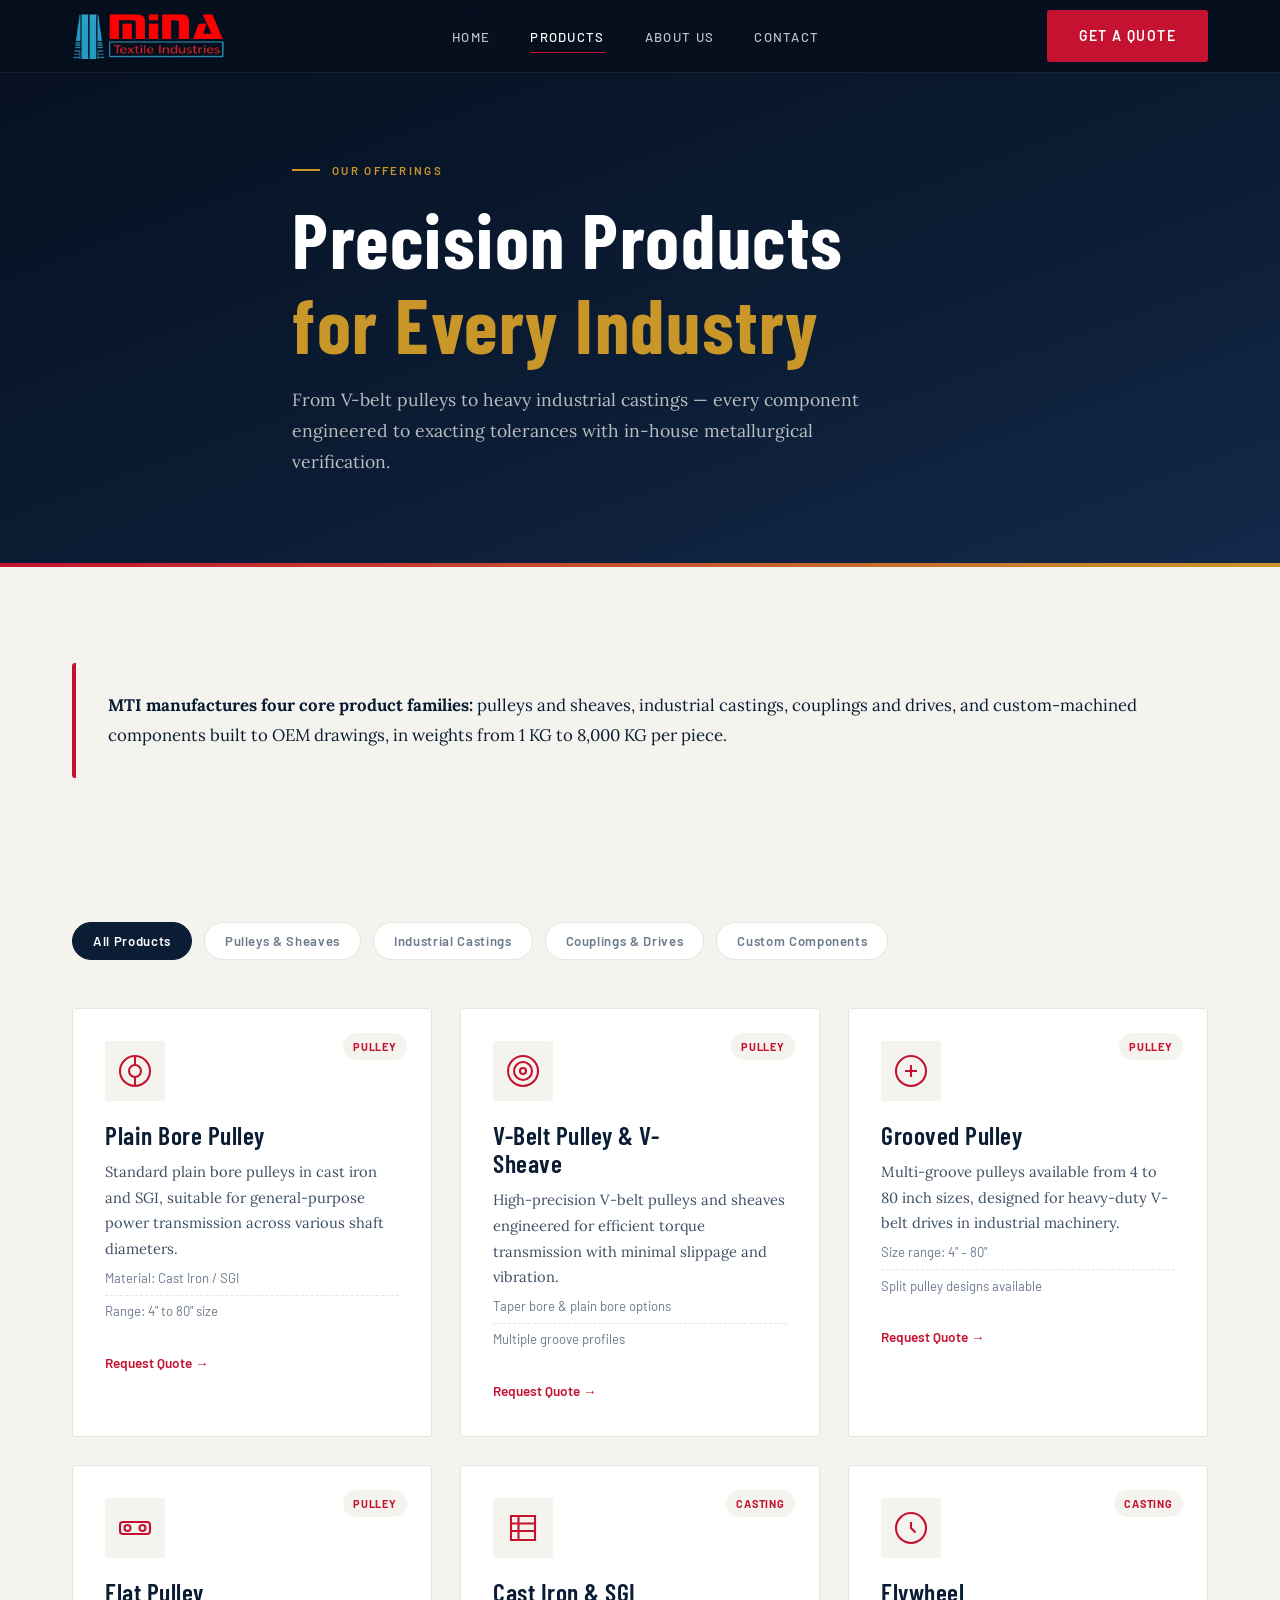
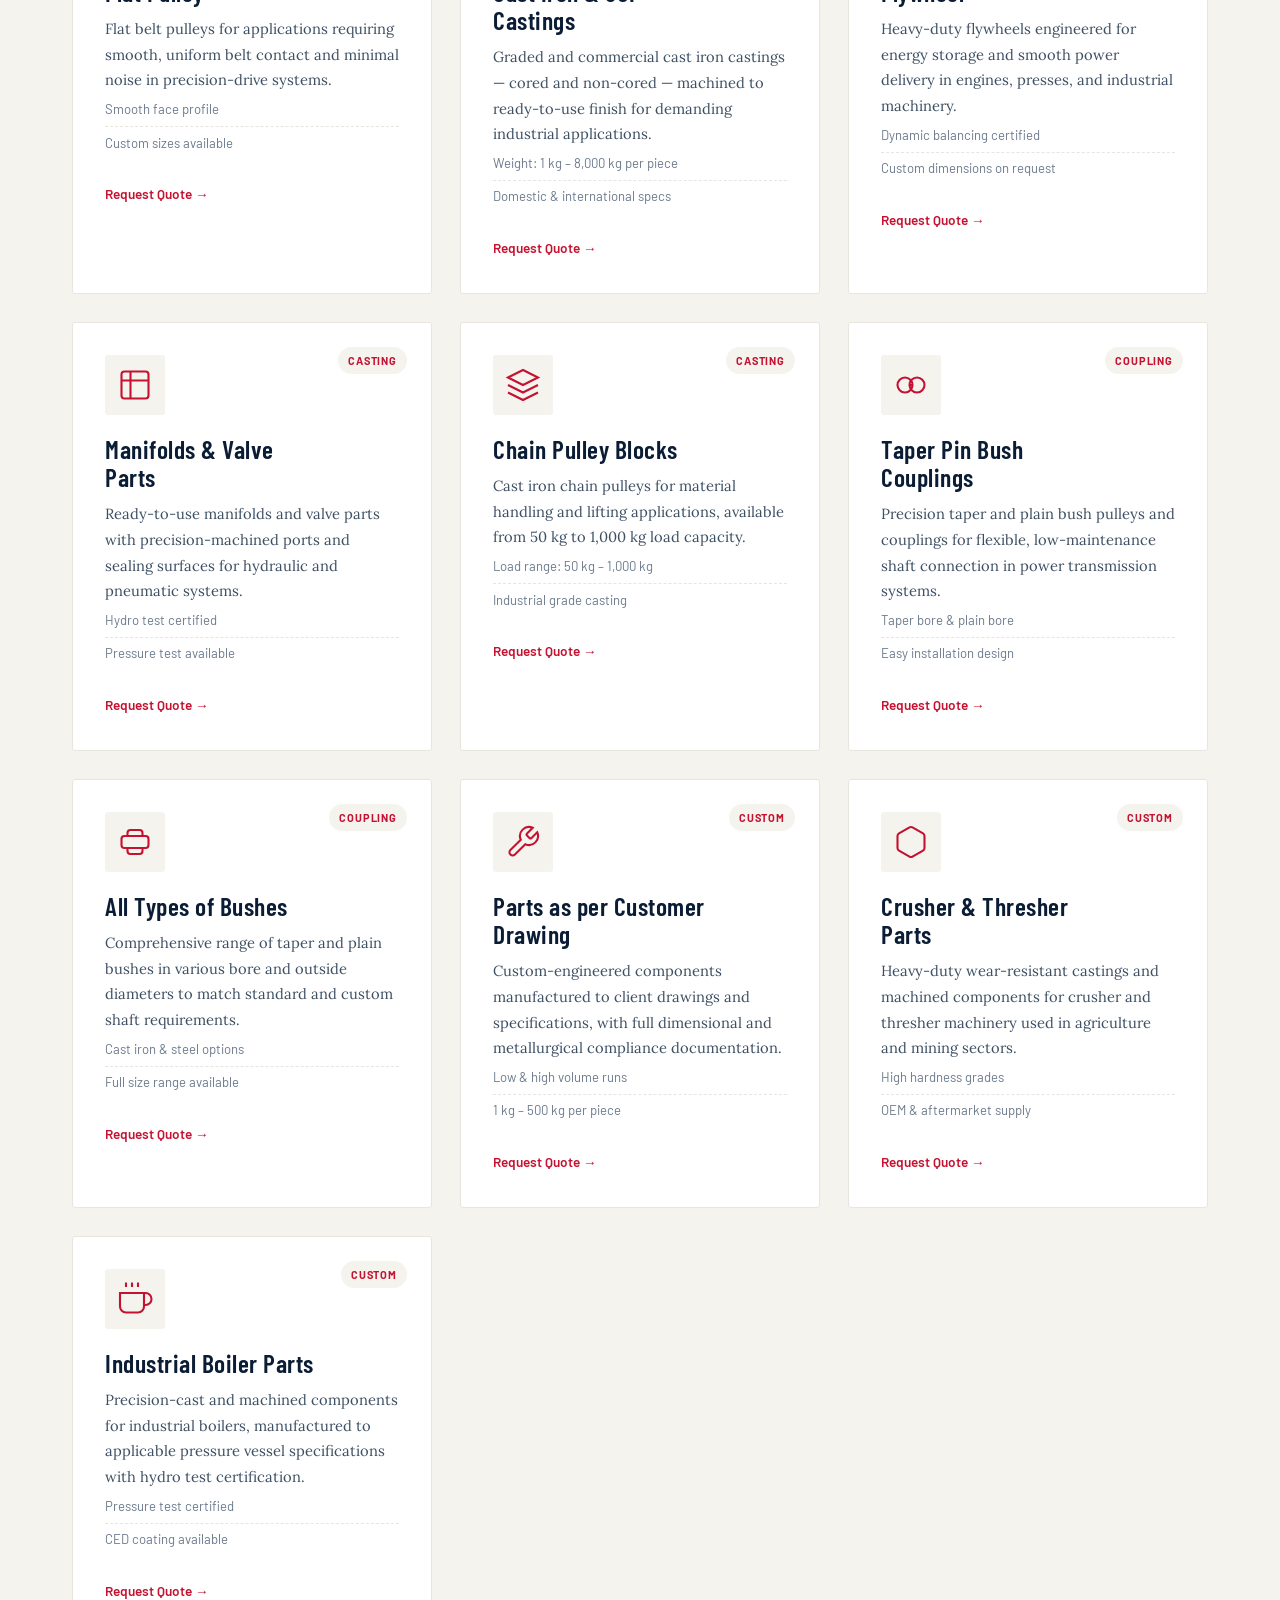
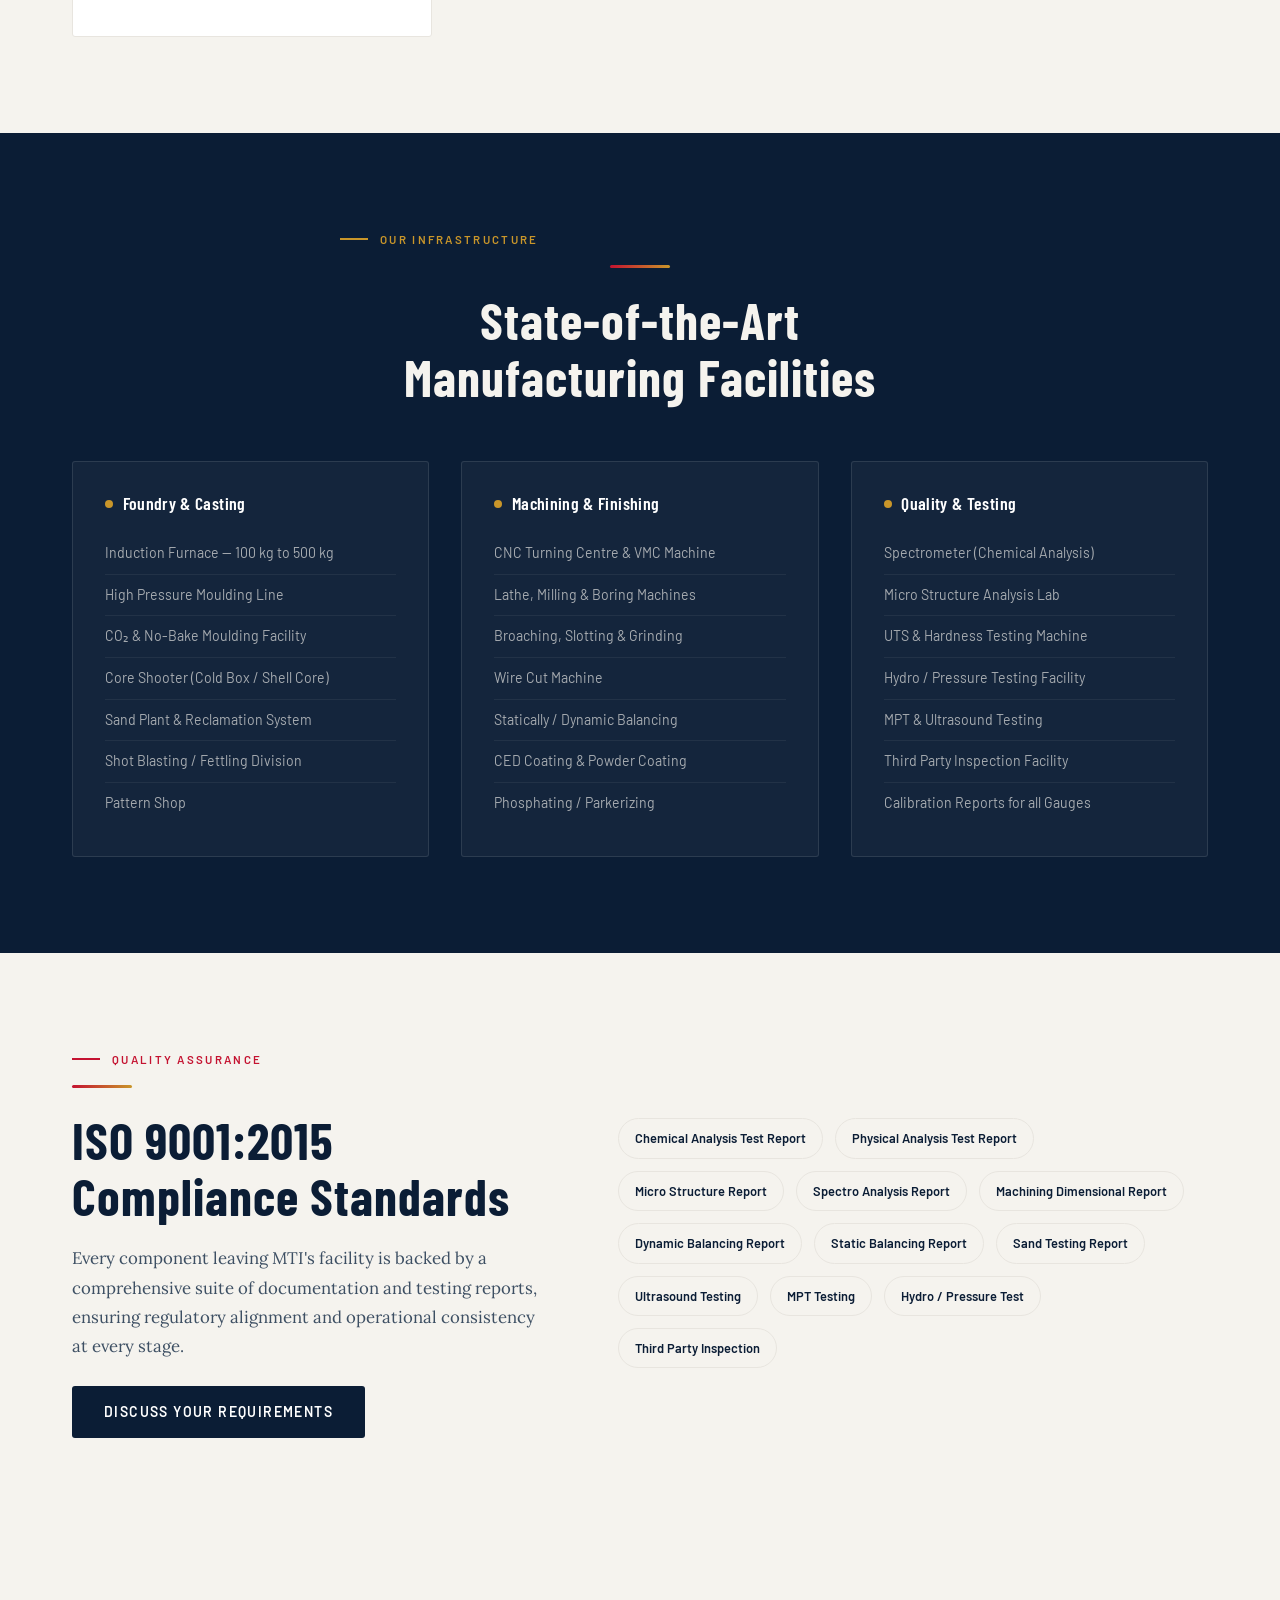
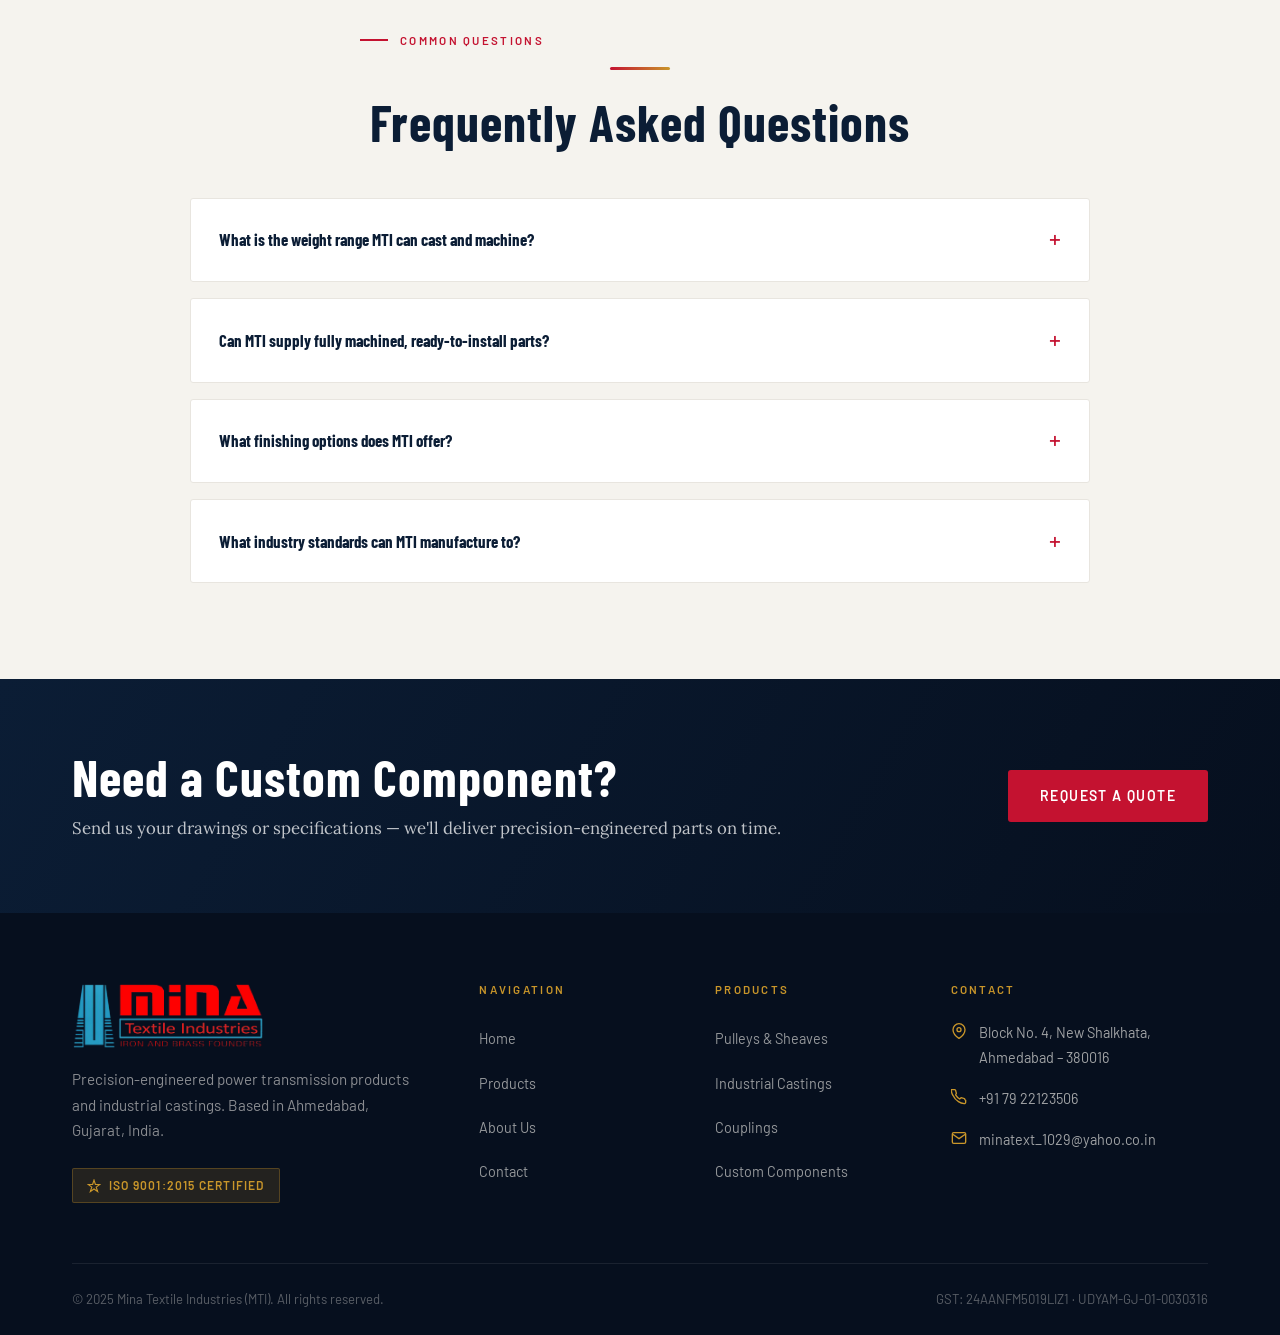
<file: products.html>
<!DOCTYPE html>
<html lang="en">
<head>
  <meta charset="UTF-8" />
  <meta name="viewport" content="width=device-width, initial-scale=1.0" />
  <title>Industrial Castings, Pulleys & Precision Machined Components | MTI</title>
  <meta name="description" content="MTI's product range: precision castings, power transmission products (pulleys, couplings, flywheels), manifolds, and custom-machined parts, 1-8000 KG, ISO 9001:2015 certified manufacturing." />
  <link rel="canonical" href="https://minatextile.dpdns.org/products.html" />
  <meta name="robots" content="index, follow" />
  <meta name="keywords" content="industrial castings supplier, plain bore pulley manufacturer, taper bush pulley, coupling manufacturer India, flywheel manufacturer, grooved pulley manufacturer, cast iron SGI castings, manifold valve parts manufacturer, crusher thresher parts" />
  <meta property="og:type" content="website" />
  <meta property="og:site_name" content="Mina Textile Industries" />
  <meta property="og:title" content="Industrial Castings, Pulleys & Precision Machined Components | MTI" />
  <meta property="og:description" content="Precision castings, power transmission products, and custom-machined parts from 1-8000 KG, ISO 9001:2015 certified." />
  <meta property="og:url" content="https://minatextile.dpdns.org/products.html" />
  <meta property="og:image" content="https://minatextile.dpdns.org/mina-logo-full.png" />
  <meta name="twitter:card" content="summary" />
  <link rel="stylesheet" href="styles.css" />

  <script type="application/ld+json">
  {
    "@context": "https://schema.org",
    "@type": "CollectionPage",
    "url": "https://minatextile.dpdns.org/products.html",
    "name": "MTI Product Range",
    "breadcrumb": {
      "@type": "BreadcrumbList",
      "itemListElement": [
        { "@type": "ListItem", "position": 1, "name": "Home", "item": "https://minatextile.dpdns.org/" },
        { "@type": "ListItem", "position": 2, "name": "Products", "item": "https://minatextile.dpdns.org/products.html" }
      ]
    }
  }
  </script>
  <script type="application/ld+json">
  {
    "@context": "https://schema.org",
    "@type": "ItemList",
    "itemListElement": [
      { "@type": "Product", "position": 1, "name": "Plain Bore Pulley", "category": "Pulleys & Sheaves", "manufacturer": { "@id": "https://minatextile.dpdns.org/#organization" } },
      { "@type": "Product", "position": 2, "name": "V-Belt Pulley & V-Sheave", "category": "Pulleys & Sheaves", "manufacturer": { "@id": "https://minatextile.dpdns.org/#organization" } },
      { "@type": "Product", "position": 3, "name": "Grooved Pulley", "category": "Pulleys & Sheaves", "manufacturer": { "@id": "https://minatextile.dpdns.org/#organization" } },
      { "@type": "Product", "position": 4, "name": "Flat Pulley", "category": "Pulleys & Sheaves", "manufacturer": { "@id": "https://minatextile.dpdns.org/#organization" } },
      { "@type": "Product", "position": 5, "name": "Cast Iron & SGI Castings", "category": "Industrial Castings", "manufacturer": { "@id": "https://minatextile.dpdns.org/#organization" } },
      { "@type": "Product", "position": 6, "name": "Flywheel", "category": "Industrial Castings", "manufacturer": { "@id": "https://minatextile.dpdns.org/#organization" } },
      { "@type": "Product", "position": 7, "name": "Manifolds & Valve Parts", "category": "Industrial Castings", "manufacturer": { "@id": "https://minatextile.dpdns.org/#organization" } },
      { "@type": "Product", "position": 8, "name": "Chain Pulley Blocks", "category": "Industrial Castings", "manufacturer": { "@id": "https://minatextile.dpdns.org/#organization" } },
      { "@type": "Product", "position": 9, "name": "Taper Pin Bush Couplings", "category": "Couplings & Drives", "manufacturer": { "@id": "https://minatextile.dpdns.org/#organization" } },
      { "@type": "Product", "position": 10, "name": "All Types of Bushes", "category": "Couplings & Drives", "manufacturer": { "@id": "https://minatextile.dpdns.org/#organization" } },
      { "@type": "Product", "position": 11, "name": "Parts as per Customer Drawing", "category": "Custom Components", "manufacturer": { "@id": "https://minatextile.dpdns.org/#organization" } },
      { "@type": "Product", "position": 12, "name": "Crusher & Thresher Parts", "category": "Custom Components", "manufacturer": { "@id": "https://minatextile.dpdns.org/#organization" } },
      { "@type": "Product", "position": 13, "name": "Industrial Boiler Parts", "category": "Custom Components", "manufacturer": { "@id": "https://minatextile.dpdns.org/#organization" } }
    ]
  }
  </script>
  <script type="application/ld+json">
  {
    "@context": "https://schema.org",
    "@type": "FAQPage",
    "mainEntity": [
      {
        "@type": "Question",
        "name": "What is the weight range MTI can cast and machine?",
        "acceptedAnswer": { "@type": "Answer", "text": "MTI manufactures castings and machined components ranging from 1 KG to 8,000 KG per piece." }
      },
      {
        "@type": "Question",
        "name": "Can MTI supply fully machined, ready-to-install parts?",
        "acceptedAnswer": { "@type": "Answer", "text": "Yes. MTI combines foundry operations with CNC turning centers, VMC, wire-cut, and grinding machines, plus in-house powder coating, CED coating, and phosphating, so components arrive ready-to-install rather than as raw castings." }
      },
      {
        "@type": "Question",
        "name": "What finishing options does MTI offer?",
        "acceptedAnswer": { "@type": "Answer", "text": "Powder coating, CED (cathodic electro-deposition) coating, and phosphating are all performed in-house, alongside hydro and pressure testing." }
      },
      {
        "@type": "Question",
        "name": "What industry standards can MTI manufacture to?",
        "acceptedAnswer": { "@type": "Answer", "text": "MTI manufactures to domestic and international specifications including IS, ASME, and EN standards for OEM and export customers." }
      }
    ]
  }
  </script>
</head>
<body>
<a class="skip-link" href="#main">Skip to main content</a>

  <!-- NAVBAR -->
  <nav class="navbar">
    <div class="navbar__inner">
      <a href="index.html" class="navbar__logo">
        <img src="mina-logo-compact.png" alt="Mina Textile Industries (MTI) logo" class="navbar__logo-img" width="910" height="274" />
      </a>
      <ul class="navbar__nav">
        <li><a href="index.html">Home</a></li>
        <li><a href="products.html" class="active" aria-current="page">Products</a></li>
        <li><a href="about.html">About Us</a></li>
        <li><a href="contact.html">Contact</a></li>
      </ul>
      <div class="navbar__cta">
        <a href="contact.html" class="btn btn-primary">Get a Quote</a>
        <button class="hamburger" aria-label="Open menu" aria-expanded="false">
          <span></span><span></span><span></span>
        </button>
      </div>
    </div>
  </nav>

  <!-- PAGE HERO -->
  <section class="page-hero" id="main">
    <div class="page-hero__bg"></div>
    <div class="container page-hero__content">
      <span class="section-label">Our Offerings</span>
      <h1>Precision Products<br /><em>for Every Industry</em></h1>
      <p>From V-belt pulleys to heavy industrial castings — every component engineered to exacting tolerances with in-house metallurgical verification.</p>
    </div>
    <div class="page-hero__divider"></div>
  </section>
   <!-- DIRECT ANSWER (GEO) -->
  <section class="section" style="padding-bottom:0;">
    <div class="container">
      <div class="answer-box fade-up">
        <p><strong>MTI manufactures four core product families:</strong> pulleys and sheaves, industrial castings, couplings and drives, and custom-machined components built to OEM drawings, in weights from 1 KG to 8,000 KG per piece.</p>
      </div>
    </div>
  </section>

  <!-- PRODUCT FILTER TABS -->
  <section class="products-section section">
    <div class="container">
      <div class="prod-tabs fade-up">
        <button class="prod-tab active" data-filter="all">All Products</button>
        <button class="prod-tab" data-filter="pulley">Pulleys & Sheaves</button>
        <button class="prod-tab" data-filter="casting">Industrial Castings</button>
        <button class="prod-tab" data-filter="coupling">Couplings & Drives</button>
        <button class="prod-tab" data-filter="custom">Custom Components</button>
      </div>

      <div class="prod-grid" id="prod-grid">

        <!-- PULLEYS & SHEAVES -->
        <div class="prod-card fade-up" data-category="pulley">
          <div class="prod-card__icon-wrap">
            <svg width="36" height="36" viewBox="0 0 24 24" fill="none" stroke="currentColor" stroke-width="1.4"><circle cx="12" cy="12" r="10"/><circle cx="12" cy="12" r="4"/><line x1="12" y1="2" x2="12" y2="8"/><line x1="12" y1="16" x2="12" y2="22"/></svg>
          </div>
          <div class="prod-card__tag">Pulley</div>
          <h3>Plain Bore Pulley</h3>
          <p>Standard plain bore pulleys in cast iron and SGI, suitable for general-purpose power transmission across various shaft diameters.</p>
          <ul class="prod-card__specs">
            <li>Material: Cast Iron / SGI</li>
            <li>Range: 4" to 80" size</li>
          </ul>
          <a href="contact.html" class="prod-card__cta">Request Quote →</a>
        </div>

        <div class="prod-card fade-up" data-category="pulley">
          <div class="prod-card__icon-wrap">
            <svg width="36" height="36" viewBox="0 0 24 24" fill="none" stroke="currentColor" stroke-width="1.4"><circle cx="12" cy="12" r="10"/><circle cx="12" cy="12" r="6"/><circle cx="12" cy="12" r="2"/></svg>
          </div>
          <div class="prod-card__tag">Pulley</div>
          <h3>V-Belt Pulley & V-Sheave</h3>
          <p>High-precision V-belt pulleys and sheaves engineered for efficient torque transmission with minimal slippage and vibration.</p>
          <ul class="prod-card__specs">
            <li>Taper bore & plain bore options</li>
            <li>Multiple groove profiles</li>
          </ul>
          <a href="contact.html" class="prod-card__cta">Request Quote →</a>
        </div>

        <div class="prod-card fade-up" data-category="pulley">
          <div class="prod-card__icon-wrap">
            <svg width="36" height="36" viewBox="0 0 24 24" fill="none" stroke="currentColor" stroke-width="1.4"><circle cx="12" cy="12" r="10"/><path d="M8 12h8M12 8v8"/></svg>
          </div>
          <div class="prod-card__tag">Pulley</div>
          <h3>Grooved Pulley</h3>
          <p>Multi-groove pulleys available from 4 to 80 inch sizes, designed for heavy-duty V-belt drives in industrial machinery.</p>
          <ul class="prod-card__specs">
            <li>Size range: 4" – 80"</li>
            <li>Split pulley designs available</li>
          </ul>
          <a href="contact.html" class="prod-card__cta">Request Quote →</a>
        </div>

        <div class="prod-card fade-up" data-category="pulley">
          <div class="prod-card__icon-wrap">
            <svg width="36" height="36" viewBox="0 0 24 24" fill="none" stroke="currentColor" stroke-width="1.4"><rect x="2" y="8" width="20" height="8" rx="2"/><circle cx="7" cy="12" r="2"/><circle cx="17" cy="12" r="2"/></svg>
          </div>
          <div class="prod-card__tag">Pulley</div>
          <h3>Flat Pulley</h3>
          <p>Flat belt pulleys for applications requiring smooth, uniform belt contact and minimal noise in precision-drive systems.</p>
          <ul class="prod-card__specs">
            <li>Smooth face profile</li>
            <li>Custom sizes available</li>
          </ul>
          <a href="contact.html" class="prod-card__cta">Request Quote →</a>
        </div>

        <!-- CASTINGS -->
        <div class="prod-card fade-up" data-category="casting">
          <div class="prod-card__icon-wrap">
            <svg width="36" height="36" viewBox="0 0 24 24" fill="none" stroke="currentColor" stroke-width="1.4"><path d="M4 4h16v16H4z"/><path d="M4 9h16M4 14h16M9 4v16"/></svg>
          </div>
          <div class="prod-card__tag">Casting</div>
          <h3>Cast Iron & SGI Castings</h3>
          <p>Graded and commercial cast iron castings — cored and non-cored — machined to ready-to-use finish for demanding industrial applications.</p>
          <ul class="prod-card__specs">
            <li>Weight: 1 kg – 8,000 kg per piece</li>
            <li>Domestic & international specs</li>
          </ul>
          <a href="contact.html" class="prod-card__cta">Request Quote →</a>
        </div>

        <div class="prod-card fade-up" data-category="casting">
          <div class="prod-card__icon-wrap">
            <svg width="36" height="36" viewBox="0 0 24 24" fill="none" stroke="currentColor" stroke-width="1.4"><circle cx="12" cy="12" r="10"/><path d="M12 8v4l3 3"/></svg>
          </div>
          <div class="prod-card__tag">Casting</div>
          <h3>Flywheel</h3>
          <p>Heavy-duty flywheels engineered for energy storage and smooth power delivery in engines, presses, and industrial machinery.</p>
          <ul class="prod-card__specs">
            <li>Dynamic balancing certified</li>
            <li>Custom dimensions on request</li>
          </ul>
          <a href="contact.html" class="prod-card__cta">Request Quote →</a>
        </div>

        <div class="prod-card fade-up" data-category="casting">
          <div class="prod-card__icon-wrap">
            <svg width="36" height="36" viewBox="0 0 24 24" fill="none" stroke="currentColor" stroke-width="1.4"><path d="M9 3H5a2 2 0 00-2 2v4m6-6h10a2 2 0 012 2v4M9 3v18m0 0h10a2 2 0 002-2V9M9 21H5a2 2 0 01-2-2V9m0 0h18"/></svg>
          </div>
          <div class="prod-card__tag">Casting</div>
          <h3>Manifolds & Valve Parts</h3>
          <p>Ready-to-use manifolds and valve parts with precision-machined ports and sealing surfaces for hydraulic and pneumatic systems.</p>
          <ul class="prod-card__specs">
            <li>Hydro test certified</li>
            <li>Pressure test available</li>
          </ul>
          <a href="contact.html" class="prod-card__cta">Request Quote →</a>
        </div>

        <div class="prod-card fade-up" data-category="casting">
          <div class="prod-card__icon-wrap">
            <svg width="36" height="36" viewBox="0 0 24 24" fill="none" stroke="currentColor" stroke-width="1.4"><path d="M12 2L2 7l10 5 10-5-10-5zM2 17l10 5 10-5M2 12l10 5 10-5"/></svg>
          </div>
          <div class="prod-card__tag">Casting</div>
          <h3>Chain Pulley Blocks</h3>
          <p>Cast iron chain pulleys for material handling and lifting applications, available from 50 kg to 1,000 kg load capacity.</p>
          <ul class="prod-card__specs">
            <li>Load range: 50 kg – 1,000 kg</li>
            <li>Industrial grade casting</li>
          </ul>
          <a href="contact.html" class="prod-card__cta">Request Quote →</a>
        </div>

        <!-- COUPLINGS & DRIVES -->
        <div class="prod-card fade-up" data-category="coupling">
          <div class="prod-card__icon-wrap">
            <svg width="36" height="36" viewBox="0 0 24 24" fill="none" stroke="currentColor" stroke-width="1.4"><circle cx="8" cy="12" r="5"/><circle cx="16" cy="12" r="5"/><line x1="13" y1="12" x2="11" y2="12"/></svg>
          </div>
          <div class="prod-card__tag">Coupling</div>
          <h3>Taper Pin Bush Couplings</h3>
          <p>Precision taper and plain bush pulleys and couplings for flexible, low-maintenance shaft connection in power transmission systems.</p>
          <ul class="prod-card__specs">
            <li>Taper bore & plain bore</li>
            <li>Easy installation design</li>
          </ul>
          <a href="contact.html" class="prod-card__cta">Request Quote →</a>
        </div>

        <div class="prod-card fade-up" data-category="coupling">
          <div class="prod-card__icon-wrap">
            <svg width="36" height="36" viewBox="0 0 24 24" fill="none" stroke="currentColor" stroke-width="1.4"><rect x="3" y="8" width="18" height="8" rx="2"/><path d="M7 8V6a2 2 0 012-2h6a2 2 0 012 2v2M7 16v2a2 2 0 002 2h6a2 2 0 002-2v-2"/></svg>
          </div>
          <div class="prod-card__tag">Coupling</div>
          <h3>All Types of Bushes</h3>
          <p>Comprehensive range of taper and plain bushes in various bore and outside diameters to match standard and custom shaft requirements.</p>
          <ul class="prod-card__specs">
            <li>Cast iron & steel options</li>
            <li>Full size range available</li>
          </ul>
          <a href="contact.html" class="prod-card__cta">Request Quote →</a>
        </div>

        <!-- CUSTOM COMPONENTS -->
        <div class="prod-card fade-up" data-category="custom">
          <div class="prod-card__icon-wrap">
            <svg width="36" height="36" viewBox="0 0 24 24" fill="none" stroke="currentColor" stroke-width="1.4"><path d="M14.7 6.3a1 1 0 000 1.4l1.6 1.6a1 1 0 001.4 0l3.77-3.77a6 6 0 01-7.94 7.94l-6.91 6.91a2.12 2.12 0 01-3-3l6.91-6.91a6 6 0 017.94-7.94l-3.76 3.76z"/></svg>
          </div>
          <div class="prod-card__tag">Custom</div>
          <h3>Parts as per Customer Drawing</h3>
          <p>Custom-engineered components manufactured to client drawings and specifications, with full dimensional and metallurgical compliance documentation.</p>
          <ul class="prod-card__specs">
            <li>Low & high volume runs</li>
            <li>1 kg – 500 kg per piece</li>
          </ul>
          <a href="contact.html" class="prod-card__cta">Request Quote →</a>
        </div>

        <div class="prod-card fade-up" data-category="custom">
          <div class="prod-card__icon-wrap">
            <svg width="36" height="36" viewBox="0 0 24 24" fill="none" stroke="currentColor" stroke-width="1.4"><path d="M21 16V8a2 2 0 00-1-1.73l-7-4a2 2 0 00-2 0l-7 4A2 2 0 003 8v8a2 2 0 001 1.73l7 4a2 2 0 002 0l7-4A2 2 0 0021 16z"/></svg>
          </div>
          <div class="prod-card__tag">Custom</div>
          <h3>Crusher & Thresher Parts</h3>
          <p>Heavy-duty wear-resistant castings and machined components for crusher and thresher machinery used in agriculture and mining sectors.</p>
          <ul class="prod-card__specs">
            <li>High hardness grades</li>
            <li>OEM & aftermarket supply</li>
          </ul>
          <a href="contact.html" class="prod-card__cta">Request Quote →</a>
        </div>

        <div class="prod-card fade-up" data-category="custom">
          <div class="prod-card__icon-wrap">
            <svg width="36" height="36" viewBox="0 0 24 24" fill="none" stroke="currentColor" stroke-width="1.4"><path d="M18 8h1a4 4 0 010 8h-1"/><path d="M2 8h16v9a4 4 0 01-4 4H6a4 4 0 01-4-4V8z"/><line x1="6" y1="1" x2="6" y2="4"/><line x1="10" y1="1" x2="10" y2="4"/><line x1="14" y1="1" x2="14" y2="4"/></svg>
          </div>
          <div class="prod-card__tag">Custom</div>
          <h3>Industrial Boiler Parts</h3>
          <p>Precision-cast and machined components for industrial boilers, manufactured to applicable pressure vessel specifications with hydro test certification.</p>
          <ul class="prod-card__specs">
            <li>Pressure test certified</li>
            <li>CED coating available</li>
          </ul>
          <a href="contact.html" class="prod-card__cta">Request Quote →</a>
        </div>

      </div>
    </div>
  </section>

  <!-- MANUFACTURING CAPABILITIES -->
  <section class="section section--dark capabilities">
    <div class="container">
      <div class="section-header fade-up" style="text-align:center;max-width:600px;margin:0 auto 3.5rem;">
        <span class="section-label">Our Infrastructure</span>
        <div class="amber-bar" style="margin:0 auto 1.5rem;"></div>
        <h2>State-of-the-Art<br />Manufacturing Facilities</h2>
      </div>
      <div class="cap-cols">
        <div class="cap-col fade-up">
          <h4>
            <span class="cap-col__dot"></span>
            Foundry & Casting
          </h4>
          <ul>
            <li>Induction Furnace — 100 kg to 500 kg</li>
            <li>High Pressure Moulding Line</li>
            <li>CO₂ & No-Bake Moulding Facility</li>
            <li>Core Shooter (Cold Box / Shell Core)</li>
            <li>Sand Plant & Reclamation System</li>
            <li>Shot Blasting / Fettling Division</li>
            <li>Pattern Shop</li>
          </ul>
        </div>
        <div class="cap-col fade-up">
          <h4>
            <span class="cap-col__dot"></span>
            Machining & Finishing
          </h4>
          <ul>
            <li>CNC Turning Centre & VMC Machine</li>
            <li>Lathe, Milling & Boring Machines</li>
            <li>Broaching, Slotting & Grinding</li>
            <li>Wire Cut Machine</li>
            <li>Statically / Dynamic Balancing</li>
            <li>CED Coating & Powder Coating</li>
            <li>Phosphating / Parkerizing</li>
          </ul>
        </div>
        <div class="cap-col fade-up">
          <h4>
            <span class="cap-col__dot"></span>
            Quality & Testing
          </h4>
          <ul>
            <li>Spectrometer (Chemical Analysis)</li>
            <li>Micro Structure Analysis Lab</li>
            <li>UTS & Hardness Testing Machine</li>
            <li>Hydro / Pressure Testing Facility</li>
            <li>MPT & Ultrasound Testing</li>
            <li>Third Party Inspection Facility</li>
            <li>Calibration Reports for all Gauges</li>
          </ul>
        </div>
      </div>
    </div>
  </section>

  <!-- QUALITY COMPLIANCE -->
  <section class="section quality-comp">
    <div class="container">
      <div class="quality-comp__grid">
        <div class="fade-up">
          <span class="section-label">Quality Assurance</span>
          <div class="amber-bar"></div>
          <h2>ISO 9001:2015<br />Compliance Standards</h2>
          <p style="margin:1.25rem 0 1.5rem;">
            Every component leaving MTI's facility is backed by a comprehensive suite of
            documentation and testing reports, ensuring regulatory alignment and operational
            consistency at every stage.
          </p>
          <a href="contact.html" class="btn btn-navy">Discuss Your Requirements</a>
        </div>
        <div class="qc-badges fade-up">
          <div class="qc-badge">Chemical Analysis Test Report</div>
          <div class="qc-badge">Physical Analysis Test Report</div>
          <div class="qc-badge">Micro Structure Report</div>
          <div class="qc-badge">Spectro Analysis Report</div>
          <div class="qc-badge">Machining Dimensional Report</div>
          <div class="qc-badge">Dynamic Balancing Report</div>
          <div class="qc-badge">Static Balancing Report</div>
          <div class="qc-badge">Sand Testing Report</div>
          <div class="qc-badge">Ultrasound Testing</div>
          <div class="qc-badge">MPT Testing</div>
          <div class="qc-badge">Hydro / Pressure Test</div>
          <div class="qc-badge">Third Party Inspection</div>
        </div>
      </div>
    </div>
  </section>

  <!-- FAQ (AEO) -->
  <section class="section section--gray">
    <div class="container">
      <div class="section-header fade-up" style="text-align:center;max-width:560px;margin:0 auto 3rem;">
        <span class="section-label">Common Questions</span>
        <div class="amber-bar" style="margin:0 auto 1.5rem;"></div>
        <h2>Frequently Asked Questions</h2>
      </div>
      <div class="faq-list" style="margin:0 auto;">
        <details class="faq-item">
          <summary>What is the weight range MTI can cast and machine?</summary>
          <div class="faq-answer"><p>MTI manufactures castings and machined components from 1 KG to 8,000 KG per piece.</p></div>
        </details>
        <details class="faq-item">
          <summary>Can MTI supply fully machined, ready-to-install parts?</summary>
          <div class="faq-answer"><p>Yes — MTI combines foundry operations with CNC turning centers, VMC, wire-cut, and grinding machines, plus in-house powder coating, CED coating, and phosphating, so parts arrive ready-to-install.</p></div>
        </details>
        <details class="faq-item">
          <summary>What finishing options does MTI offer?</summary>
          <div class="faq-answer"><p>Powder coating, CED coating, and phosphating are all performed in-house, alongside hydro and pressure testing.</p></div>
        </details>
        <details class="faq-item">
          <summary>What industry standards can MTI manufacture to?</summary>
          <div class="faq-answer"><p>MTI manufactures to domestic and international specifications including IS, ASME, and EN standards for both OEM and export customers.</p></div>
        </details>
      </div>
    </div>
  </section>

  <!-- CTA -->
  <section class="cta-band">
    <div class="container cta-band__inner fade-up">
      <div>
        <h2 style="color:var(--white);">Need a Custom Component?</h2>
        <p style="color:rgba(255,255,255,.75);margin-top:.5rem;">Send us your drawings or specifications — we'll deliver precision-engineered parts on time.</p>
      </div>
      <a href="contact.html" class="btn btn-primary">Request a Quote</a>
    </div>
  </section>

  <!-- FOOTER -->
  <footer class="footer">
    <div class="container">
      <div class="footer__grid">
        <div class="footer__brand">
          <img src="mina-logo-full.png" alt="Mina Textile Industries (MTI) — precision castings and industrial components manufacturer" class="footer__brand-img" width="851" height="293" />
          <p>Precision-engineered power transmission products and industrial castings. Based in Ahmedabad, Gujarat, India.</p>
          <div class="iso-badge">
            <svg width="14" height="14" viewBox="0 0 24 24" fill="none" stroke="currentColor" stroke-width="2"><path d="M12 2l2.4 7.4H22l-6.2 4.5 2.4 7.4L12 17l-6.2 4.3 2.4-7.4L2 9.4h7.6z"/></svg>
            ISO 9001:2015 Certified
          </div>
        </div>
        <div class="footer__col">
          <h5>Navigation</h5>
          <ul>
            <li><a href="index.html">Home</a></li>
            <li><a href="products.html">Products</a></li>
            <li><a href="about.html">About Us</a></li>
            <li><a href="contact.html">Contact</a></li>
          </ul>
        </div>
        <div class="footer__col">
          <h5>Products</h5>
          <ul>
            <li><a href="products.html">Pulleys & Sheaves</a></li>
            <li><a href="products.html">Industrial Castings</a></li>
            <li><a href="products.html">Couplings</a></li>
            <li><a href="products.html">Custom Components</a></li>
          </ul>
        </div>
        <div class="footer__col">
          <h5>Contact</h5>
          <div class="footer__contact-item">
            <svg width="16" height="16" viewBox="0 0 24 24" fill="none" stroke="currentColor" stroke-width="2"><path d="M21 10c0 7-9 13-9 13s-9-6-9-13a9 9 0 0118 0z"/><circle cx="12" cy="10" r="3"/></svg>
            <span>Block No. 4, New Shalkhata, Ahmedabad – 380016</span>
          </div>
          <div class="footer__contact-item">
            <svg width="16" height="16" viewBox="0 0 24 24" fill="none" stroke="currentColor" stroke-width="2"><path d="M22 16.92v3a2 2 0 01-2.18 2 19.79 19.79 0 01-8.63-3.07A19.5 19.5 0 013.07 9.81 19.79 19.79 0 01.18 1.26a2 2 0 012-.27h3a2 2 0 012 1.72c.127.96.361 1.903.7 2.81a2 2 0 01-.45 2.11L6.91 8.91a16 16 0 006.09 6.09l1.21-1.21a2 2 0 012.11-.45c.907.339 1.85.573 2.81.7a2 2 0 011.72 2.02z"/></svg>
            <span>+91 79 22123506</span>
          </div>
          <div class="footer__contact-item">
            <svg width="16" height="16" viewBox="0 0 24 24" fill="none" stroke="currentColor" stroke-width="2"><path d="M4 4h16c1.1 0 2 .9 2 2v12c0 1.1-.9 2-2 2H4c-1.1 0-2-.9-2-2V6c0-1.1.9-2 2-2z"/><polyline points="22,6 12,13 2,6"/></svg>
            <span>minatext_1029@yahoo.co.in</span>
          </div>
        </div>
      </div>
      <div class="footer__bottom">
        <span>© 2025 Mina Textile Industries (MTI). All rights reserved.</span>
        <span>GST: 24AANFM5019LIZ1 · UDYAM-GJ-01-0030316</span>
      </div>
    </div>
  </footer>

  <script src="main.js"></script>
  <script>
    // Product filter
    const tabs = document.querySelectorAll('.prod-tab');
    const cards = document.querySelectorAll('.prod-card');
    tabs.forEach(tab => {
      tab.addEventListener('click', () => {
        tabs.forEach(t => t.classList.remove('active'));
        tab.classList.add('active');
        const filter = tab.dataset.filter;
        cards.forEach(card => {
          const show = filter === 'all' || card.dataset.category === filter;
          card.style.display = show ? '' : 'none';
          if (show) setTimeout(() => card.classList.add('visible'), 50);
        });
      });
    });
  </script>
</body>
</html>
</file>
<file: styles.css>
/* ===========================
   MTI — Global Styles
   =========================== */
@import url('https://fonts.googleapis.com/css2?family=Barlow+Condensed:wght@400;500;600;700;800&family=Lora:ital,wght@0,400;0,500;0,600;1,400&family=Barlow:wght@300;400;500&display=swap');

:root {
  --navy:     #0B1D35;
  --navy-mid: #14284A;
  --red:      #C41230;
  --gold:     #C9962A;
  --cream:    #F5F3EE;
  --white:    #FFFFFF;
  --gray-dk:  #3D4F63;
  --gray-md:  #6B7A8D;
  --gray-lt:  #E8E5DF;
  --dark:     #060F1E;
  --shadow:   0 4px 24px rgba(11,29,53,.12);
  --shadow-lg:0 20px 50px rgba(11,29,53,.18);
  --radius:   3px;
  --transition: .35s cubic-bezier(.4,0,.2,1);
  --font-display: 'Barlow Condensed', sans-serif;
  --font-body: 'Lora', serif;
  --font-ui: 'Barlow', sans-serif;
}

*,*::before,*::after { box-sizing: border-box; margin: 0; padding: 0; }

html { scroll-behavior: smooth; font-size: 16px; }

body {
  font-family: var(--font-body);
  color: var(--gray-dk);
  background: var(--cream);
  line-height: 1.75;
  -webkit-font-smoothing: antialiased;
}

/* ——— TYPOGRAPHY ——— */
h1,h2,h3,h4,h5 {
  font-family: var(--font-display);
  color: var(--navy);
  line-height: 1.1;
  font-weight: 700;
  letter-spacing: .02em;
}

h1 { font-size: clamp(2.8rem, 6vw, 5.5rem); }
h2 { font-size: clamp(2rem, 4vw, 3.2rem); }
h3 { font-size: clamp(1.2rem, 2vw, 1.6rem); font-weight: 600; }
h4 { font-size: 1.1rem; font-weight: 600; }

p { font-size: 1.05rem; color: var(--gray-dk); line-height: 1.75; }

a { text-decoration: none; color: inherit; }

img { max-width: 100%; display: block; }

.container { max-width: 1200px; margin: 0 auto; padding: 0 2rem; }

/* ——— UTILITY ——— */
.section { padding: 96px 0; }
.section--dark { background: var(--navy); color: var(--cream); }
.section--dark h2, .section--dark h3 { color: var(--cream); }
.section--dark p { color: rgba(245,243,238,.75); }
.section--gray { background: var(--cream); }

.section-label {
  font-family: var(--font-ui);
  font-size: .72rem;
  font-weight: 600;
  letter-spacing: .2em;
  text-transform: uppercase;
  color: var(--red);
  margin-bottom: 1rem;
  display: flex;
  align-items: center;
  gap: .75rem;
}
.section-label::before {
  content: '';
  display: inline-block;
  width: 28px;
  height: 2px;
  background: var(--red);
  flex-shrink: 0;
}
.section--dark .section-label { color: var(--gold); }
.section--dark .section-label::before { background: var(--gold); }

.amber-bar {
  width: 60px; height: 3px;
  background: linear-gradient(90deg, var(--red), var(--gold));
  margin-bottom: 1.5rem;
  border-radius: 2px;
}

.btn {
  display: inline-flex;
  align-items: center;
  gap: .6rem;
  padding: 14px 32px;
  border-radius: var(--radius);
  font-family: var(--font-ui);
  font-size: .875rem;
  font-weight: 600;
  cursor: pointer;
  border: none;
  transition: var(--transition);
  letter-spacing: .1em;
  text-transform: uppercase;
}

.btn-primary {
  background: var(--red);
  color: var(--white);
}
.btn-primary:hover { 
  background: #A50F27; 
  transform: translateY(-2px); 
  box-shadow: 0 12px 28px rgba(196,18,48,.35); 
}

.btn-outline {
  border: 2px solid rgba(245,243,238,.5);
  color: var(--cream);
  background: transparent;
}
.btn-outline:hover { 
  background: rgba(245,243,238,.1); 
  border-color: var(--cream);
  transform: translateY(-2px); 
}

.btn-navy {
  background: var(--navy);
  color: var(--white);
}
.btn-navy:hover { 
  background: var(--navy-mid); 
  transform: translateY(-2px); 
  box-shadow: var(--shadow); 
}

/* ——— NAVBAR ——— */
.navbar {
  position: fixed; top: 0; left: 0; right: 0; z-index: 1000;
  background: rgba(6,15,30,.95);
  backdrop-filter: blur(12px);
  -webkit-backdrop-filter: blur(12px);
  border-bottom: 1px solid rgba(255,255,255,.08);
  transition: var(--transition);
}

.navbar__inner {
  display: flex;
  align-items: center;
  justify-content: space-between;
  height: 72px;
  max-width: 1200px;
  margin: 0 auto;
  padding: 0 2rem;
}

.navbar__logo {
  display: flex; align-items: center;
  line-height: 1;
}
.navbar__logo .logo-main {
  font-family: var(--font-display);
  font-size: 1.5rem;
  font-weight: 800;
  color: var(--white);
  letter-spacing: .05em;
}
.navbar__logo .logo-sub {
  font-family: var(--font-ui);
  font-size: .6rem;
  font-weight: 500;
  letter-spacing: .2em;
  text-transform: uppercase;
  color: var(--gold);
  margin-top: 2px;
}

.navbar__logo-img {
  display: block;
  height: 46px;
  width: auto;
  max-width: none;
  transition: var(--transition);
}
.navbar__logo:hover .navbar__logo-img { transform: translateY(-1px); }

.navbar__nav {
  display: flex;
  gap: 2.5rem;
  list-style: none;
}

.navbar__nav a {
  font-family: var(--font-ui);
  font-size: .82rem;
  font-weight: 500;
  color: rgba(255,255,255,.75);
  letter-spacing: .1em;
  text-transform: uppercase;
  padding: .25rem 0;
  position: relative;
  transition: var(--transition);
}
.navbar__nav a::after {
  content: '';
  position: absolute; bottom: -4px; left: 0; right: 0;
  height: 1px;
  background: var(--red);
  transform: scaleX(0);
  transform-origin: left;
  transition: transform var(--transition);
}
.navbar__nav a:hover,
.navbar__nav a.active { color: var(--white); }
.navbar__nav a:hover::after,
.navbar__nav a.active::after { transform: scaleX(1); }

.navbar__cta { display: flex; align-items: center; gap: 1rem; }

.hamburger {
  display: none;
  flex-direction: column; gap: 5px;
  background: none; border: none; cursor: pointer; padding: .25rem;
}
.hamburger span {
  display: block; width: 24px; height: 2px;
  background: var(--white);
  border-radius: 2px;
  transition: var(--transition);
}

/* ——— FOOTER ——— */
.footer {
  background: var(--dark);
  color: var(--cream);
  padding: 70px 0 0;
}

.footer__grid {
  display: grid;
  grid-template-columns: 2fr 1fr 1fr 1.5fr;
  gap: 4rem;
  padding-bottom: 60px;
  border-bottom: 1px solid rgba(255,255,255,.08);
}

.footer__brand .logo-main {
  font-family: var(--font-display);
  font-size: 1.8rem; font-weight: 800;
  color: var(--white); letter-spacing: .05em;
}
.footer__brand .logo-sub {
  font-family: var(--font-ui);
  font-size: .6rem; letter-spacing: .2em;
  text-transform: uppercase; color: var(--gold);
  margin-bottom: 1rem; display: block;
}

.footer__brand-img {
  display: block;
  height: 66px;
  width: auto;
  max-width: 100%;
  margin-bottom: 1.1rem;
}
.footer__brand p { 
  font-family: var(--font-ui);
  font-size: .95rem; line-height: 1.7; 
  color: rgba(245,243,238,.55); 
  margin-top: 1rem;
}

.footer__col h5 {
  font-family: var(--font-ui);
  font-size: .72rem; font-weight: 600;
  letter-spacing: .2em; text-transform: uppercase;
  color: var(--gold); margin-bottom: 1.5rem;
}

.footer__col ul { list-style: none; }
.footer__col ul li { margin-bottom: .4rem; }
.footer__col ul a {
  font-family: var(--font-ui);
  font-size: .9rem; color: rgba(245,243,238,.6);
  padding: .4rem 0; display: block;
  transition: var(--transition);
}
.footer__col ul a:hover { color: var(--cream); }

.footer__contact-item {
  display: flex; gap: .75rem;
  margin-bottom: 1rem;
  font-family: var(--font-ui);
  font-size: .9rem; color: rgba(245,243,238,.65);
  align-items: flex-start;
}
.footer__contact-item svg { flex-shrink: 0; margin-top: 3px; color: var(--gold); }

.footer__bottom {
  display: flex; justify-content: space-between; align-items: center;
  padding: 1.5rem 0;
  font-family: var(--font-ui);
  font-size: .82rem; color: rgba(245,243,238,.35);
  flex-wrap: wrap; gap: .5rem;
}

.iso-badge {
  display: inline-flex; align-items: center; gap: .5rem;
  background: rgba(201,150,42,.15);
  border: 1px solid rgba(201,150,42,.3);
  border-radius: 2px;
  padding: 6px 14px;
  font-family: var(--font-ui);
  font-size: .75rem; font-weight: 600;
  letter-spacing: .1em; color: var(--gold);
  text-transform: uppercase;
  margin-top: 1.5rem;
}

/* ——— FADE-IN ANIMATION ——— */
.fade-up {
  opacity: 0;
  transform: translateY(28px);
  transition: opacity .65s cubic-bezier(.25,.46,.45,.94),
              transform .65s cubic-bezier(.25,.46,.45,.94);
}
.fade-up.visible { opacity: 1; transform: none; }
.fade-up:nth-child(2) { transition-delay: .1s; }
.fade-up:nth-child(3) { transition-delay: .2s; }
.fade-up:nth-child(4) { transition-delay: .3s; }
.fade-up:nth-child(5) { transition-delay: .4s; }
.fade-up:nth-child(6) { transition-delay: .5s; }

/* ——— RESPONSIVE ——— */
@media (max-width: 1024px) {
  .footer__grid { grid-template-columns: 1fr 1fr; }
}
@media (max-width: 768px) {
  .section { padding: 64px 0; }
  .navbar__nav, .navbar__cta .btn { display: none; }
  .hamburger { display: flex; }
  .footer__grid { grid-template-columns: 1fr; }
  .footer__bottom { flex-direction: column; text-align: center; }
  .navbar__logo-img { height: 38px; }
  .footer__brand-img { height: 54px; }
}
/* ======================================================================
   COMPONENT STYLES — Hero, Stats, About-Snap, Markets, Why, Clients,
   CTA Band, Page-Hero, Timelines, Values, Leadership, Market Position,
   Sustainability, Investment, Products, Capabilities, Quality, Contact,
   FAQ, Answer-box, Breadcrumbs — consolidated into one stylesheet.
   ====================================================================== */

img { border-radius: 0; }

/* ——— HOME HERO ——— */
.hero {
  position: relative;
  min-height: 92vh;
  display: flex;
  align-items: center;
  overflow: hidden;
  padding-top: 72px;
}
.hero__bg {
  position: absolute; inset: 0;
  background:
    radial-gradient(circle at 15% 20%, rgba(201,150,42,.18) 0%, transparent 45%),
    radial-gradient(circle at 85% 80%, rgba(196,18,48,.16) 0%, transparent 50%),
    linear-gradient(160deg, var(--dark) 0%, var(--navy) 55%, var(--navy-mid) 100%);
}
.hero__overlay {
  position: absolute; inset: 0;
  background-image: linear-gradient(rgba(255,255,255,.04) 1px, transparent 1px),
                     linear-gradient(90deg, rgba(255,255,255,.04) 1px, transparent 1px);
  background-size: 48px 48px;
  mask-image: radial-gradient(circle at 50% 40%, black 0%, transparent 75%);
}
.hero__content { position: relative; z-index: 2; padding: 80px 2rem; text-align: left; max-width: 820px; }
.hero__eyebrow {
  font-family: var(--font-ui); font-size: .8rem; font-weight: 600;
  letter-spacing: .25em; text-transform: uppercase; color: var(--gold);
  margin-bottom: 1.5rem;
}
.hero__title { color: var(--white); margin-bottom: 1.5rem; }
.hero__title em { color: var(--gold); font-style: normal; }
.hero__sub { color: rgba(245,243,238,.78); font-size: 1.15rem; max-width: 620px; margin-bottom: 2.2rem; }
.hero__actions { display: flex; gap: 1rem; flex-wrap: wrap; margin-bottom: 3rem; }
.hero__badges { display: flex; gap: 1rem; flex-wrap: wrap; }
.hero__badge {
  display: inline-flex; align-items: center; gap: .6rem;
  background: rgba(255,255,255,.06); border: 1px solid rgba(255,255,255,.14);
  border-radius: var(--radius); padding: 10px 16px;
  font-family: var(--font-ui); font-size: .8rem; font-weight: 500;
  color: rgba(245,243,238,.85);
}
.hero__badge svg { color: var(--gold); flex-shrink: 0; }
.hero__scroll {
  position: absolute; bottom: 28px; left: 50%; transform: translateX(-50%);
  display: flex; flex-direction: column; align-items: center; gap: .5rem;
  z-index: 2; color: rgba(245,243,238,.5);
  font-family: var(--font-ui); font-size: .7rem; letter-spacing: .2em; text-transform: uppercase;
}
.hero__scroll-line { width: 1px; height: 34px; background: linear-gradient(rgba(245,243,238,.6), transparent); animation: scrollPulse 2s ease-in-out infinite; }
@keyframes scrollPulse { 0%,100% { opacity: .3; } 50% { opacity: 1; } }

/* ——— PAGE HERO (about/products/contact) ——— */
.page-hero { position: relative; padding: 160px 0 90px; overflow: hidden; }
.page-hero__bg {
  position: absolute; inset: 0;
  background: linear-gradient(160deg, var(--dark) 0%, var(--navy) 60%, var(--navy-mid) 100%);
}
.page-hero__content { position: relative; z-index: 2; max-width: 760px; }
.page-hero__content .section-label { color: var(--gold); }
.page-hero__content .section-label::before { background: var(--gold); }
.page-hero__content h1 { color: var(--white); margin: 1rem 0 1.25rem; }
.page-hero__content h1 em { color: var(--gold); font-style: normal; }
.page-hero__content p { color: rgba(245,243,238,.75); font-size: 1.1rem; max-width: 620px; }
.page-hero__divider {
  position: absolute; bottom: 0; left: 0; right: 0; height: 4px;
  background: linear-gradient(90deg, var(--red), var(--gold));
}

/* ——— STATS BAND ——— */
.stats-band { background: var(--white); position: relative; z-index: 3; margin-top: -48px; padding-bottom: 40px; }
.stats-band__grid {
  display: grid; grid-template-columns: repeat(4, 1fr); gap: 1.5rem;
  background: var(--white); border-radius: var(--radius);
  box-shadow: var(--shadow-lg); padding: 2.5rem 2rem;
}
.stat-card { text-align: center; border-right: 1px solid var(--gray-lt); }
.stat-card:last-child { border-right: none; }
.stat-card__num { display: block; font-family: var(--font-display); font-size: 2.6rem; font-weight: 800; color: var(--red); }
.stat-card__label { font-family: var(--font-ui); font-size: .78rem; letter-spacing: .1em; text-transform: uppercase; color: var(--gray-md); }

/* ——— ABOUT SNAPSHOT (home) ——— */
.about-snap__grid { display: grid; grid-template-columns: .85fr 1fr; gap: 4.5rem; align-items: center; }
.about-snap__img-wrap { position: relative; aspect-ratio: 1/1; max-width: 420px; }
.about-snap__geo { position: absolute; border-radius: var(--radius); }
.geo1 { inset: 0; background: linear-gradient(135deg, var(--navy), var(--navy-mid)); transform: rotate(-4deg); }
.geo2 { inset: 14px; border: 2px solid var(--gold); transform: rotate(3deg); }
.about-snap__inner-card {
  position: absolute; inset: 0; display: flex; flex-direction: column;
  align-items: center; justify-content: center; text-align: center;
  background: linear-gradient(160deg, var(--navy) 0%, var(--dark) 100%);
  border-radius: var(--radius); color: var(--white); z-index: 2;
}
.inner-card__year { font-family: var(--font-display); font-size: 3.5rem; font-weight: 800; color: var(--gold); }
.inner-card__label { font-family: var(--font-ui); font-size: .8rem; letter-spacing: .15em; text-transform: uppercase; color: rgba(245,243,238,.7); margin-top: .5rem; }
.about-snap__timeline { margin-top: 2.5rem; display: grid; gap: 1rem; }
.tl-item { display: flex; align-items: center; gap: .9rem; font-family: var(--font-ui); font-size: .9rem; color: var(--gray-dk); }
.tl-dot { width: 10px; height: 10px; border-radius: 50%; background: var(--gray-lt); flex-shrink: 0; }
.tl-dot.active { background: var(--red); box-shadow: 0 0 0 4px rgba(196,18,48,.15); }
.about-snap__values { display: flex; flex-wrap: wrap; gap: .75rem; margin-top: 1.75rem; }
.value-chip {
  display: inline-flex; align-items: center; gap: .5rem;
  background: var(--cream); border: 1px solid var(--gray-lt);
  border-radius: 999px; padding: 8px 16px;
  font-family: var(--font-ui); font-size: .82rem; font-weight: 600; color: var(--navy);
}
.value-chip svg { color: var(--red); }

/* ——— SECTION HEADER (shared) ——— */
.section-header { max-width: 640px; margin-bottom: 3.5rem; }
.section-header h2 { margin-top: .5rem; }

/* ——— MARKETS GRID ——— */
.markets__grid { display: grid; grid-template-columns: repeat(3, 1fr); gap: 1.75rem; }
.market-card {
  background: var(--white); border: 1px solid var(--gray-lt); border-radius: var(--radius);
  padding: 2.2rem; transition: var(--transition);
}
.market-card:hover { transform: translateY(-6px); box-shadow: var(--shadow-lg); border-color: transparent; }
.market-card__icon {
  width: 56px; height: 56px; border-radius: var(--radius); background: var(--cream);
  display: flex; align-items: center; justify-content: center; color: var(--red); margin-bottom: 1.25rem;
}
.market-card h4 { margin-bottom: .6rem; }
.market-card p { font-size: .95rem; }

/* ——— WHY MTI ——— */
.why-grid { display: grid; grid-template-columns: repeat(3, 1fr); gap: 2.5rem 2rem; }
.why-item { display: flex; gap: 1.5rem; }
.why-item__num { font-family: var(--font-display); font-size: 2.2rem; font-weight: 800; color: var(--gold); flex-shrink: 0; }
.why-item h4 { color: var(--white); margin-bottom: .5rem; }
.why-item p { color: rgba(245,243,238,.68); font-size: .95rem; }

/* ——— CLIENTS MARQUEE ——— */
.clients__marquee-wrap { overflow: hidden; position: relative; -webkit-mask-image: linear-gradient(90deg, transparent, black 8%, black 92%, transparent); mask-image: linear-gradient(90deg, transparent, black 8%, black 92%, transparent); }
.clients__marquee { width: 100%; }
.clients__track { display: flex; gap: 3rem; width: max-content; animation: marquee 32s linear infinite; }
.clients__track span {
  font-family: var(--font-display); font-size: 1.3rem; font-weight: 600; color: var(--gray-md);
  white-space: nowrap; padding: .5rem 0;
}
@keyframes marquee { from { transform: translateX(0); } to { transform: translateX(-50%); } }

/* ——— CTA BAND ——— */
.cta-band { background: linear-gradient(120deg, var(--navy), var(--dark)); padding: 70px 0; }
.cta-band__inner { display: flex; align-items: center; justify-content: space-between; gap: 2rem; flex-wrap: wrap; }

/* ——— ABOUT NARRATIVE ——— */
.about-narrative__grid { display: grid; grid-template-columns: 1.1fr .9fr; gap: 4rem; align-items: center; }
.about-stat-panel { display: grid; grid-template-columns: 1fr 1fr; gap: 1.5rem; background: var(--cream); border-radius: var(--radius); padding: 2.5rem; }
.asp-item { text-align: center; }
.asp-num { display: block; font-family: var(--font-display); font-size: 2.4rem; font-weight: 800; color: var(--red); }
.asp-label { font-family: var(--font-ui); font-size: .75rem; letter-spacing: .08em; text-transform: uppercase; color: var(--gray-md); }

/* ——— EVOLUTION TIMELINE (about) ——— */
.timeline { display: grid; gap: 0; max-width: 900px; margin: 0 auto; }
.tl-entry { display: grid; grid-template-columns: 90px 40px 1fr; gap: 1.5rem; align-items: start; }
.tl-entry__year { font-family: var(--font-display); font-size: 1.6rem; font-weight: 800; color: var(--navy); text-align: right; padding-top: .4rem; }
.tl-entry__connector { display: flex; flex-direction: column; align-items: center; height: 100%; }
.tl-entry__dot { width: 16px; height: 16px; border-radius: 50%; background: var(--gray-lt); border: 3px solid var(--white); box-shadow: 0 0 0 2px var(--gray-lt); margin-top: .3rem; }
.tl-entry__dot.active { background: var(--red); box-shadow: 0 0 0 2px rgba(196,18,48,.3); }
.tl-entry__dot.future { background: var(--gold); box-shadow: 0 0 0 2px rgba(201,150,42,.3); }
.tl-entry:not(:last-child) .tl-entry__connector::after {
  content: ''; width: 2px; flex: 1; background: var(--gray-lt); margin-top: 4px; min-height: 60px;
}
.tl-entry__card { background: var(--white); border: 1px solid var(--gray-lt); border-radius: var(--radius); padding: 1.75rem 2rem; margin-bottom: 2.5rem; }
.tl-entry__card.highlight { border-color: var(--gold); background: linear-gradient(135deg, #FFFDF7, var(--white)); }
.tl-entry__card.future-card { border-style: dashed; }
.tl-entry__card h4 { margin-bottom: .4rem; }
.tl-entry__card p { margin-bottom: 0; font-size: .95rem; }

/* ——— MISSION & VALUES ——— */
.mv-grid { display: grid; grid-template-columns: .8fr 1.2fr; gap: 4rem; }
.mv-mission blockquote {
  font-family: var(--font-display); font-size: 1.6rem; font-weight: 600; color: var(--navy);
  line-height: 1.4; border-left: 3px solid var(--gold); padding-left: 1.5rem; margin-top: 1rem;
}
.values-list { display: grid; gap: 1.75rem; margin-top: 1.5rem; }
.value-item { display: flex; gap: 1.25rem; text-align: left; padding: 0; }
.value-item__icon {
  width: 48px; height: 48px; border-radius: var(--radius); background: var(--cream);
  display: flex; align-items: center; justify-content: center; color: var(--red); flex-shrink: 0;
}
.value-item h4 { margin-bottom: .3rem; }
.value-item p { font-size: .93rem; margin-bottom: 0; }

/* ——— LEADERSHIP ——— */
.leaders-grid { display: grid; grid-template-columns: repeat(2, 1fr); gap: 2rem; }
.leader-card { display: flex; gap: 1.75rem; background: rgba(255,255,255,.04); border: 1px solid rgba(255,255,255,.1); border-radius: var(--radius); padding: 2.2rem; }
.leader-card__avatar {
  width: 64px; height: 64px; border-radius: 50%; background: linear-gradient(135deg, var(--gold), var(--red));
  display: flex; align-items: center; justify-content: center; flex-shrink: 0;
  font-family: var(--font-display); font-weight: 800; color: var(--white); font-size: 1.2rem;
}
.leader-card__title { display: block; color: var(--gold); font-family: var(--font-ui); font-size: .82rem; letter-spacing: .08em; text-transform: uppercase; margin: .3rem 0 .8rem; }
.leader-card__contact { display: flex; align-items: center; gap: .5rem; font-family: var(--font-ui); font-size: .85rem; color: rgba(245,243,238,.6); margin-top: .8rem; }
.leaders-note { text-align: center; max-width: 700px; margin: 3rem auto 0; color: rgba(245,243,238,.6); font-size: .95rem; }

/* ——— MARKET POSITION (about) ——— */
.mp-grid { display: grid; grid-template-columns: 1.1fr .9fr; gap: 4rem; align-items: start; }
.mp-drivers { background: var(--cream); border-radius: var(--radius); padding: 2.2rem; }
.driver-item { display: flex; align-items: center; gap: 1rem; padding: .9rem 0; border-bottom: 1px solid var(--gray-lt); font-family: var(--font-ui); font-size: .92rem; color: var(--navy); font-weight: 500; }
.driver-item:last-child { border-bottom: none; }
.driver-icon { width: 34px; height: 34px; border-radius: 50%; background: var(--white); display: flex; align-items: center; justify-content: center; color: var(--red); flex-shrink: 0; }

/* ——— SUSTAINABILITY ——— */
.sus-grid { display: grid; grid-template-columns: repeat(4, 1fr); gap: 1.75rem; }
.sus-card { background: var(--white); border: 1px solid var(--gray-lt); border-radius: var(--radius); padding: 2rem; text-align: center; }
.sus-card__icon { width: 52px; height: 52px; border-radius: 50%; background: var(--cream); color: var(--red); display: flex; align-items: center; justify-content: center; margin: 0 auto 1.1rem; }
.sus-card h4 { margin-bottom: .6rem; }
.sus-card p { font-size: .9rem; margin-bottom: 0; }

/* ——— INVESTMENT ——— */
.invest-grid { display: grid; grid-template-columns: .9fr 1.1fr; gap: 4rem; }
.invest-goals { display: grid; gap: 1.5rem; }
.ig-item { display: flex; gap: 1.25rem; }
.ig-num { font-family: var(--font-display); font-size: 1.6rem; font-weight: 800; color: var(--gold); flex-shrink: 0; }
.ig-item h4 { color: var(--white); margin-bottom: .3rem; }
.ig-item p { color: rgba(245,243,238,.65); font-size: .9rem; margin-bottom: 0; }

/* ——— PRODUCTS: TABS + GRID ——— */
.prod-tabs { display: flex; flex-wrap: wrap; gap: .75rem; margin-bottom: 3rem; }
.prod-tab {
  font-family: var(--font-ui); font-size: .82rem; font-weight: 600; letter-spacing: .05em;
  padding: 10px 20px; border-radius: 999px; border: 1px solid var(--gray-lt);
  background: var(--white); color: var(--gray-md); cursor: pointer; transition: var(--transition);
}
.prod-tab:hover { border-color: var(--red); color: var(--red); }
.prod-tab.active { background: var(--navy); border-color: var(--navy); color: var(--white); }
.prod-grid { display: grid; grid-template-columns: repeat(3, 1fr); gap: 1.75rem; }
.prod-card {
  background: var(--white); border: 1px solid var(--gray-lt); border-radius: var(--radius);
  padding: 2rem; position: relative; transition: var(--transition); opacity: 0; animation: none;
}
.prod-card.visible { opacity: 1; }
.prod-card:hover { transform: translateY(-6px); box-shadow: var(--shadow-lg); border-color: transparent; }
.prod-card__icon-wrap { width: 60px; height: 60px; border-radius: var(--radius); background: var(--cream); color: var(--red); display: flex; align-items: center; justify-content: center; margin-bottom: 1.25rem; }
.prod-card__tag {
  position: absolute; top: 1.5rem; right: 1.5rem;
  font-family: var(--font-ui); font-size: .68rem; font-weight: 700; letter-spacing: .08em; text-transform: uppercase;
  background: var(--cream); color: var(--red); padding: 4px 10px; border-radius: 999px;
}
.prod-card h3 { margin-bottom: .6rem; padding-right: 5rem; }
.prod-card p { font-size: .92rem; }
.prod-card__specs { list-style: none; margin-bottom: 1.25rem; }
.prod-card__specs li { font-family: var(--font-ui); font-size: .82rem; color: var(--gray-md); padding: .3rem 0; border-top: 1px dashed var(--gray-lt); }
.prod-card__specs li:first-child { border-top: none; }
.prod-card__cta { font-family: var(--font-ui); font-size: .85rem; font-weight: 600; color: var(--red); }
.prod-card__cta:hover { text-decoration: underline; }

/* ——— CAPABILITIES ——— */
.cap-cols { display: grid; grid-template-columns: repeat(3, 1fr); gap: 2rem; }
.cap-col { background: rgba(255,255,255,.04); border: 1px solid rgba(255,255,255,.1); border-radius: var(--radius); padding: 2rem; }
.cap-col h4 { color: var(--white); display: flex; align-items: center; gap: .6rem; margin-bottom: 1.25rem; }
.cap-col__dot { width: 8px; height: 8px; border-radius: 50%; background: var(--gold); flex-shrink: 0; }
.cap-col ul { list-style: none; }
.cap-col li { font-family: var(--font-ui); font-size: .88rem; color: rgba(245,243,238,.65); padding: .5rem 0; border-bottom: 1px solid rgba(255,255,255,.06); }
.cap-col li:last-child { border-bottom: none; }

/* ——— QUALITY COMPLIANCE ——— */
.quality-comp__grid { display: grid; grid-template-columns: .9fr 1.1fr; gap: 4rem; align-items: center; }
.qc-badges { display: flex; flex-wrap: wrap; gap: .75rem; }
.qc-badge {
  font-family: var(--font-ui); font-size: .8rem; font-weight: 600; color: var(--navy);
  background: var(--cream); border: 1px solid var(--gray-lt); border-radius: 999px; padding: 8px 16px;
}

/* ——— CONTACT PAGE ——— */
.contact-main__grid { display: grid; grid-template-columns: 1.2fr .8fr; gap: 4rem; align-items: start; }
.contact-form-wrap { background: var(--white); border: 1px solid var(--gray-lt); border-radius: var(--radius); padding: 2.5rem; }
.form-row { display: grid; grid-template-columns: 1fr 1fr; gap: 1.25rem; }
.form-group { margin-bottom: 1.25rem; }
.form-group label { display: block; font-family: var(--font-ui); font-size: .82rem; font-weight: 600; color: var(--navy); margin-bottom: .5rem; }
.form-group label span { color: var(--red); }
.form-group input, .form-group textarea, .form-group select {
  width: 100%; padding: 12px 14px; border: 1px solid var(--gray-lt); border-radius: var(--radius);
  font-family: var(--font-body); font-size: .95rem; color: var(--gray-dk); background: var(--white);
  transition: var(--transition);
}
.form-group input:focus, .form-group textarea:focus, .form-group select:focus { outline: none; border-color: var(--red); box-shadow: 0 0 0 3px rgba(196,18,48,.1); }
.form-group input.error, .form-group select.error, .form-group textarea.error { border-color: var(--red); }
.form-error { display: block; font-family: var(--font-ui); font-size: .78rem; color: var(--red); margin-top: .35rem; min-height: 1em; }
.form-select-wrap { position: relative; }
.form-select-wrap select { appearance: none; padding-right: 2.5rem; }
.select-arrow { position: absolute; right: 14px; top: 50%; transform: translateY(-50%); color: var(--gray-md); pointer-events: none; }
.submit-btn { width: 100%; justify-content: center; margin-top: .5rem; }
.form-success {
  display: none; align-items: center; gap: .6rem; margin-top: 1.25rem;
  background: #EAF7EE; border: 1px solid #B9E6C4; color: #1E7A3C;
  border-radius: var(--radius); padding: 12px 16px; font-family: var(--font-ui); font-size: .88rem; font-weight: 500;
}
.contact-info h2 { margin-top: .5rem; }
.ci-card { display: flex; gap: 1.1rem; padding: 1.5rem 0; border-bottom: 1px solid var(--gray-lt); }
.ci-card__icon { width: 42px; height: 42px; border-radius: var(--radius); background: var(--cream); color: var(--red); display: flex; align-items: center; justify-content: center; flex-shrink: 0; }
.ci-card h4 { margin-bottom: .4rem; }
.ci-card p { font-size: .92rem; margin-bottom: 0; }
.ci-reg-details { margin-top: 1.5rem; }
.ci-reg-details h4 { margin-bottom: 1rem; }
.ci-reg-row { display: flex; justify-content: space-between; padding: .6rem 0; border-bottom: 1px dashed var(--gray-lt); font-family: var(--font-ui); font-size: .88rem; }
.ci-reg-row span { color: var(--gray-md); }
.ci-reg-row strong { color: var(--navy); }

/* ——— MAP SECTION ——— */
.map-section { position: relative; }
.map-section iframe { display: block; filter: grayscale(.15); }
.map-overlay { position: absolute; top: 2rem; left: 0; right: 0; z-index: 2; pointer-events: none; }
.map-overlay__content { pointer-events: auto; background: var(--white); border-radius: var(--radius); box-shadow: var(--shadow-lg); padding: 2rem 2.5rem; max-width: 420px; }
.map-overlay__content h3 { margin-bottom: .5rem; }
.map-overlay__content p { font-size: .92rem; margin-bottom: 0; }

/* ——— ENQUIRY TYPES ——— */
.eq-grid { display: grid; grid-template-columns: repeat(3, 1fr); gap: 1.75rem; }
.eq-card { background: var(--white); border: 1px solid var(--gray-lt); border-radius: var(--radius); padding: 2.2rem; text-align: center; transition: var(--transition); }
.eq-card:hover { box-shadow: var(--shadow-lg); transform: translateY(-4px); }
.eq-card__icon { width: 56px; height: 56px; border-radius: 50%; background: var(--cream); color: var(--red); display: flex; align-items: center; justify-content: center; margin: 0 auto 1.2rem; }
.eq-card h4 { margin-bottom: .6rem; }
.eq-card p { font-size: .9rem; }
.eq-card__link { font-family: var(--font-ui); font-size: .85rem; font-weight: 600; color: var(--red); }
.eq-card__link:hover { text-decoration: underline; }

/* ——— FAQ (AEO) — styled to match navy/gold/cream system ——— */
.faq-list { display: grid; gap: 1rem; max-width: 900px; }
.faq-item { background: var(--white); border: 1px solid var(--gray-lt); border-radius: var(--radius); overflow: hidden; }
.section--dark .faq-item { background: rgba(255,255,255,.04); border-color: rgba(255,255,255,.1); }
.faq-item summary {
  cursor: pointer; list-style: none; padding: 1.35rem 1.75rem;
  font-family: var(--font-display); font-weight: 700; color: var(--navy); font-size: 1.05rem;
  display: flex; justify-content: space-between; align-items: center; gap: 1rem;
}
.section--dark .faq-item summary { color: var(--white); }
.faq-item summary::-webkit-details-marker { display: none; }
.faq-item summary::after { content: '+'; font-size: 1.4rem; color: var(--red); flex-shrink: 0; font-family: var(--font-body); }
.faq-item[open] summary::after { content: '\2212'; }
.faq-item .faq-answer { padding: 0 1.75rem 1.5rem; }
.faq-item .faq-answer p { margin-bottom: 0; font-size: .95rem; }
.section--dark .faq-item .faq-answer p { color: rgba(245,243,238,.7); }
.faq-item .faq-answer a { color: var(--red); text-decoration: underline; }
.section--dark .faq-item .faq-answer a { color: var(--gold); }

/* ——— ANSWER BOX (GEO direct-answer callout) ——— */
.answer-box {
  background: var(--cream); border-left: 4px solid var(--red);
  border-radius: var(--radius); padding: 1.75rem 2rem; margin-bottom: 3rem;
}
.answer-box p { margin-bottom: 0; color: var(--navy); font-family: var(--font-body); font-size: 1.05rem; }
.answer-box strong { color: var(--navy); }
.section--dark .answer-box { background: rgba(255,255,255,.05); border-left-color: var(--gold); }
.section--dark .answer-box p { color: rgba(245,243,238,.85); }

/* ——— BREADCRUMBS (schema-friendly, minimal visual footprint) ——— */
.breadcrumbs {
  position: relative; z-index: 2; max-width: 1200px; margin: 0 auto; padding: 1.25rem 2rem 0;
  font-family: var(--font-ui); font-size: .8rem; color: rgba(245,243,238,.55);
}
.breadcrumbs a { color: rgba(245,243,238,.75); }
.breadcrumbs a:hover { color: var(--gold); }
.breadcrumbs span.sep { margin: 0 .5rem; color: rgba(245,243,238,.3); }

/* ——— SKIP LINK ——— */
.skip-link {
  position: absolute; left: -999px; top: 0; background: var(--white); color: var(--navy);
  padding: .8rem 1.2rem; z-index: 3000; font-family: var(--font-ui); font-weight: 600;
}
.skip-link:focus { left: 1rem; top: 1rem; }

/* ——— MOBILE NAV (JS-toggled) ——— */
.navbar__nav.open {
  display: flex !important; position: absolute; top: 72px; left: 0; right: 0;
  flex-direction: column; background: var(--dark); padding: 1.5rem 2rem; gap: 1.25rem;
  border-top: 1px solid rgba(255,255,255,.08);
}
.hamburger.is-active span:nth-child(1) { transform: translateY(7px) rotate(45deg); }
.hamburger.is-active span:nth-child(2) { opacity: 0; }
.hamburger.is-active span:nth-child(3) { transform: translateY(-7px) rotate(-45deg); }

/* ——— RESPONSIVE (component-level) ——— */
@media (max-width: 1024px) {
  .about-snap__grid, .about-narrative__grid, .mv-grid, .mp-grid, .invest-grid, .quality-comp__grid, .contact-main__grid { grid-template-columns: 1fr; gap: 3rem; }
  .markets__grid, .why-grid, .prod-grid, .sus-grid, .cap-cols, .eq-grid { grid-template-columns: repeat(2, 1fr); }
  .stats-band__grid { grid-template-columns: repeat(2, 1fr); gap: 2rem; }
  .stat-card:nth-child(odd) { border-right: 1px solid var(--gray-lt); }
  .stat-card:nth-child(even) { border-right: none; }
  .leaders-grid { grid-template-columns: 1fr; }
  .tl-entry { grid-template-columns: 70px 30px 1fr; }
}
@media (max-width: 640px) {
  .markets__grid, .why-grid, .prod-grid, .sus-grid, .cap-cols, .eq-grid, .stats-band__grid { grid-template-columns: 1fr; }
  .form-row { grid-template-columns: 1fr; }
  .hero__content { padding: 60px 1.5rem; }
  .cta-band__inner { text-align: center; justify-content: center; }
  .tl-entry { grid-template-columns: 1fr; text-align: left; }
  .tl-entry__year { text-align: left; }
  .tl-entry__connector { flex-direction: row; height: auto; margin: .5rem 0; }
}

@media (prefers-reduced-motion: reduce) {
  * { animation-duration: .01ms !important; animation-iteration-count: 1 !important; transition-duration: .01ms !important; }
}
</file>
